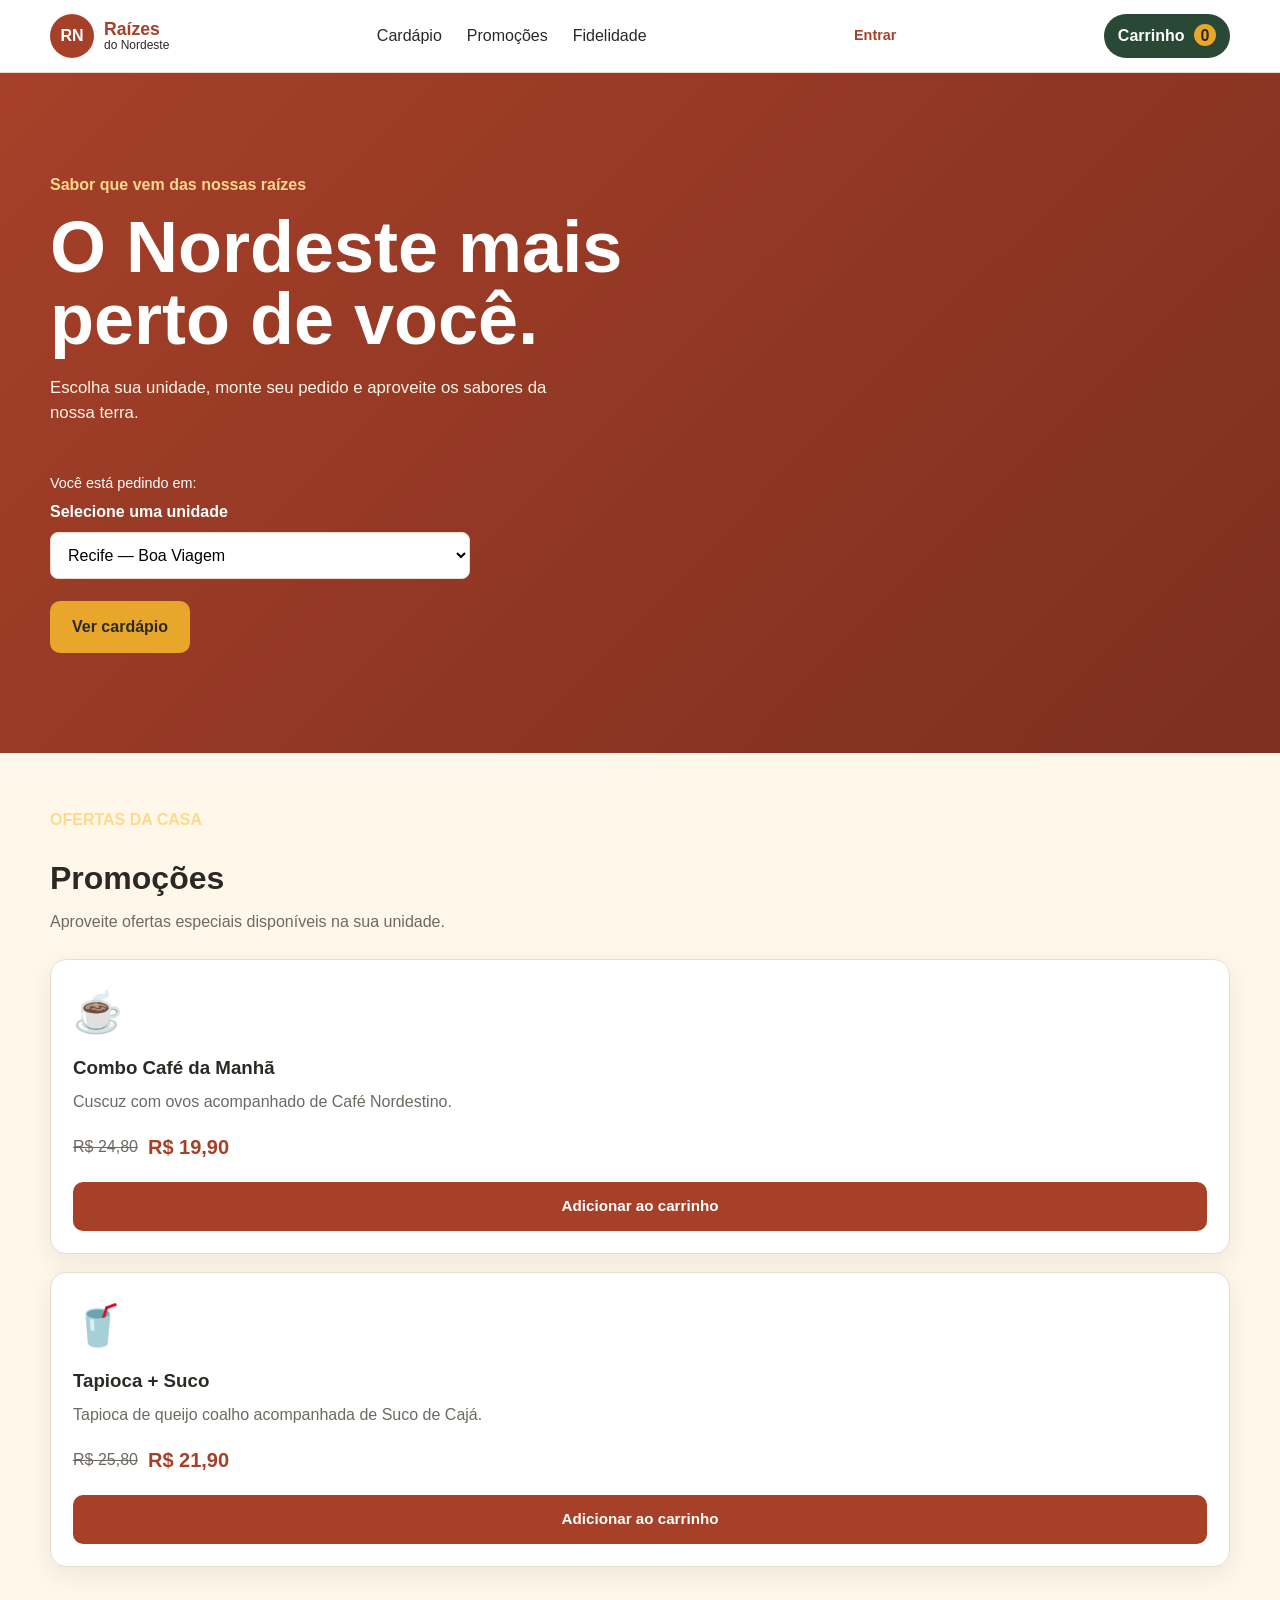
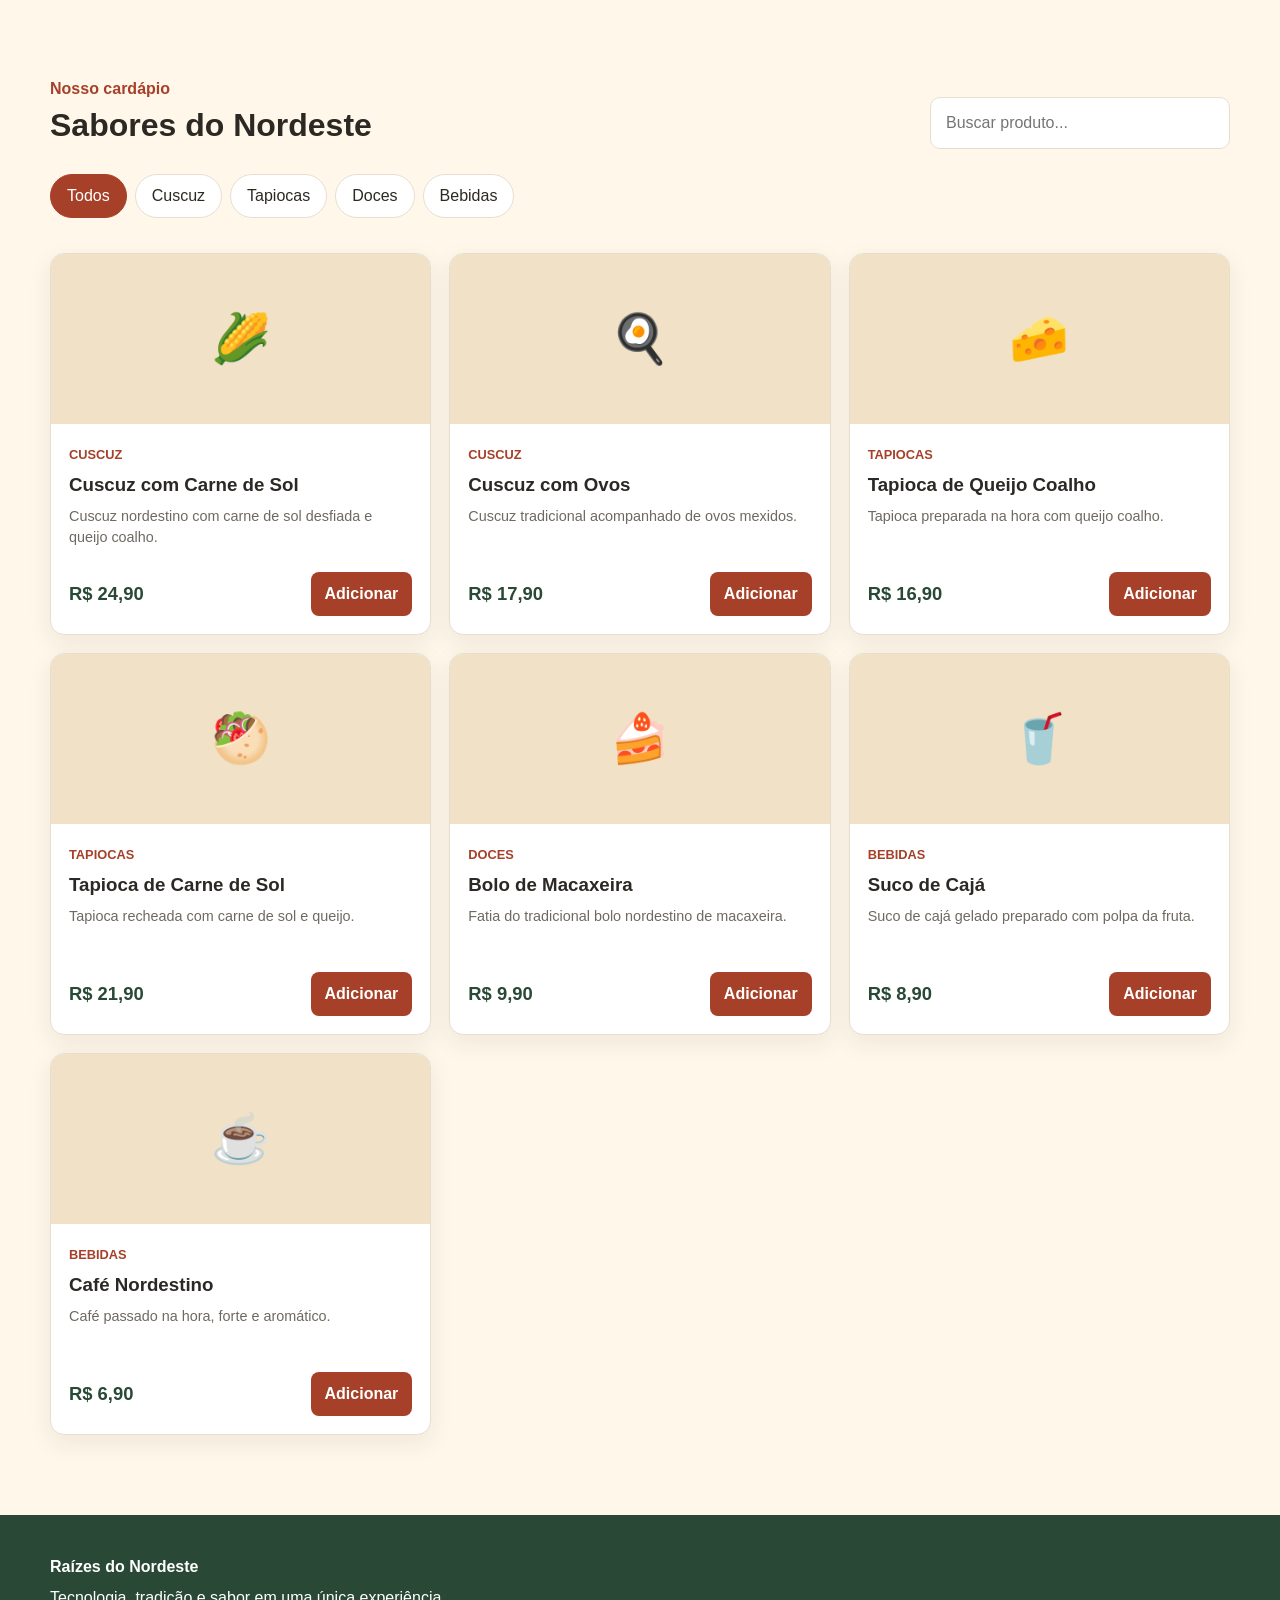
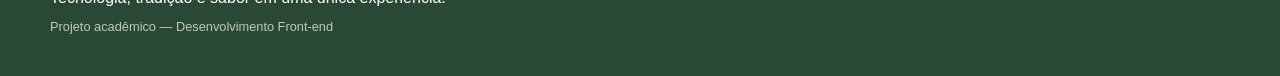
<file: index.html>
<!DOCTYPE html>
<html lang="pt-BR">

<head>
    <meta charset="UTF-8">

    <meta
        name="viewport"
        content="width=device-width, initial-scale=1.0"
    >

    <title>Raízes do Nordeste</title>

    <link rel="stylesheet" href="css/style.css">
</head>

<body>

    <header class="cabecalho">
        <div class="container">
            <a href="index.html" class="logo">
                <span class="logo-simbolo">RN</span>

                <div>
                    <strong>Raízes</strong>
                    <span>do Nordeste</span>
                </div>
            </a>

            <nav class="menu" id="menu-principal">
                <a href="#cardapio">Cardápio</a>
                <a href="#promocoes">Promoções</a>
                <a href="pages/fidelidade.html">Fidelidade</a>
            </nav>

            <a
            href="pages/login.html"
            id="link-conta"
            class="link-conta"
>
    Entrar
</a>

<button
            class="botao-menu-mobile"
            id="botao-menu-mobile"
            type="button"
            aria-label="Abrir menu"
            aria-expanded="false"
            aria-controls="menu-principal"
>
    ☰
</button>

            <button
                class="botao-carrinho"
                id="abrir-carrinho"
                type="button"
            >
            Carrinho
            <span id="quantidade-carrinho">0</span>
        </button>

        </div>
    </header>


    <main>

        <section class="hero">
            <div class="container hero-conteudo">

                <div class="hero-texto">
                    <span class="destaque">Sabor que vem das nossas raízes</span>

                    <h1>
                        O Nordeste mais perto de você.
                    </h1>

                    <p>
                        Escolha sua unidade, monte seu pedido e aproveite
                        os sabores da nossa terra.
                    </p>

                    <section class="unidade">
            <div class="container">

                <p>Você está pedindo em:</p>

                <label for="seletor-unidade">
                    Selecione uma unidade
                </label>

                <select id="seletor-unidade">
                    <option value="boa-viagem">
                        Recife — Boa Viagem
                    </option>

                    <option value="olinda">
                        Olinda — Centro
                    </option>

                    <option value="salvador">
                        Salvador — Barra
                    </option>
                </select>

            </div>

        </section>

                    <a href="#cardapio" class="botao-principal">
                        Ver cardápio
                    </a>
                </div>

            </div>
        </section>

        <!-- PROMOÇÕES -->

<section
    id="promocoes"
    class="promocoes"
>

    <div class="container">

        <div class="secao-cabecalho">

            <span class="destaque">
                OFERTAS DA CASA
            </span>

            <h2>
                Promoções
            </h2>

            <p>
                Aproveite ofertas especiais
                disponíveis na sua unidade.
            </p>

        </div>


        <div
            id="lista-promocoes"
            class="lista-promocoes"
        >
            <!-- Promoções inseridas pelo JavaScript -->
        </div>

    </div>

</section>

        <section id="cardapio" class="cardapio">
            <div class="container">

                <div class="titulo-secao">
                    <div>
                        <span>Nosso cardápio</span>
                        <h2>Sabores do Nordeste</h2>
                    </div>

                    <input
                        type="search"
                        id="busca-produto"
                        placeholder="Buscar produto..."
                    >
                </div>


                <div class="categorias">
                    <button
                        class="categoria ativa"
                        data-categoria="Todos"
                        type="button"
                    >
                        Todos
                    </button>

                    <button
                        class="categoria"
                        data-categoria="Cuscuz"
                        type="button"
                    >
                        Cuscuz
                    </button>

                    <button
                        class="categoria"
                        data-categoria="Tapiocas"
                        type="button"
                    >
                        Tapiocas
                    </button>

                    <button
                        class="categoria"
                        data-categoria="Doces"
                        type="button"
                    >
                        Doces
                    </button>

                    <button
                        class="categoria"
                        data-categoria="Bebidas"
                        type="button"
                    >
                        Bebidas
                    </button>
                </div>


                <div id="lista-produtos" class="lista-produtos">
                    <!-- JavaScript adicionará os produtos aqui -->
                </div>

            </div>
        </section>

    </main>

        <!-- FUNDO ESCURO DO CARRINHO -->
<div
    id="carrinho-overlay"
    class="carrinho-overlay"
></div>

<!-- PAINEL DO CARRINHO -->

<aside
    id="painel-carrinho"
    class="painel-carrinho"
    aria-label="Carrinho de compras"
>

    <div class="carrinho-cabecalho">

        <div>
            <span class="carrinho-subtitulo">
                Seu pedido
            </span>

            <h2>Meu carrinho</h2>
        </div>

        <button
            id="fechar-carrinho"
            class="fechar-carrinho"
            type="button"
            aria-label="Fechar carrinho"
        >
            ×
        </button>

    </div>


    <div
        id="itens-carrinho"
        class="itens-carrinho"
    >
        <!-- JavaScript -->
    </div>


    <div class="carrinho-resumo">

        <div class="linha-resumo">
            <span>Subtotal</span>

            <strong id="subtotal-carrinho">
                R$ 0,00
            </strong>
        </div>

        <p class="aviso-retirada">
            Pedido para retirada na unidade selecionada.
        </p>

        <button
            id="finalizar-pedido"
            class="finalizar-pedido"
            type="button"
        >
            Continuar para checkout
        </button>

    </div>

</aside>

    <footer>
        <div class="container">
            <strong>Raízes do Nordeste</strong>

            <p>
                Tecnologia, tradição e sabor em uma única experiência.
            </p>

            <p class="copyright">
                Projeto acadêmico — Desenvolvimento Front-end
            </p>
        </div>
    </footer>


    <script src="js/produtos.js"></script>
    <script src="js/promocoes.js"></script>
    <script src="js/app.js"></script>

</body>

</html>
</file>
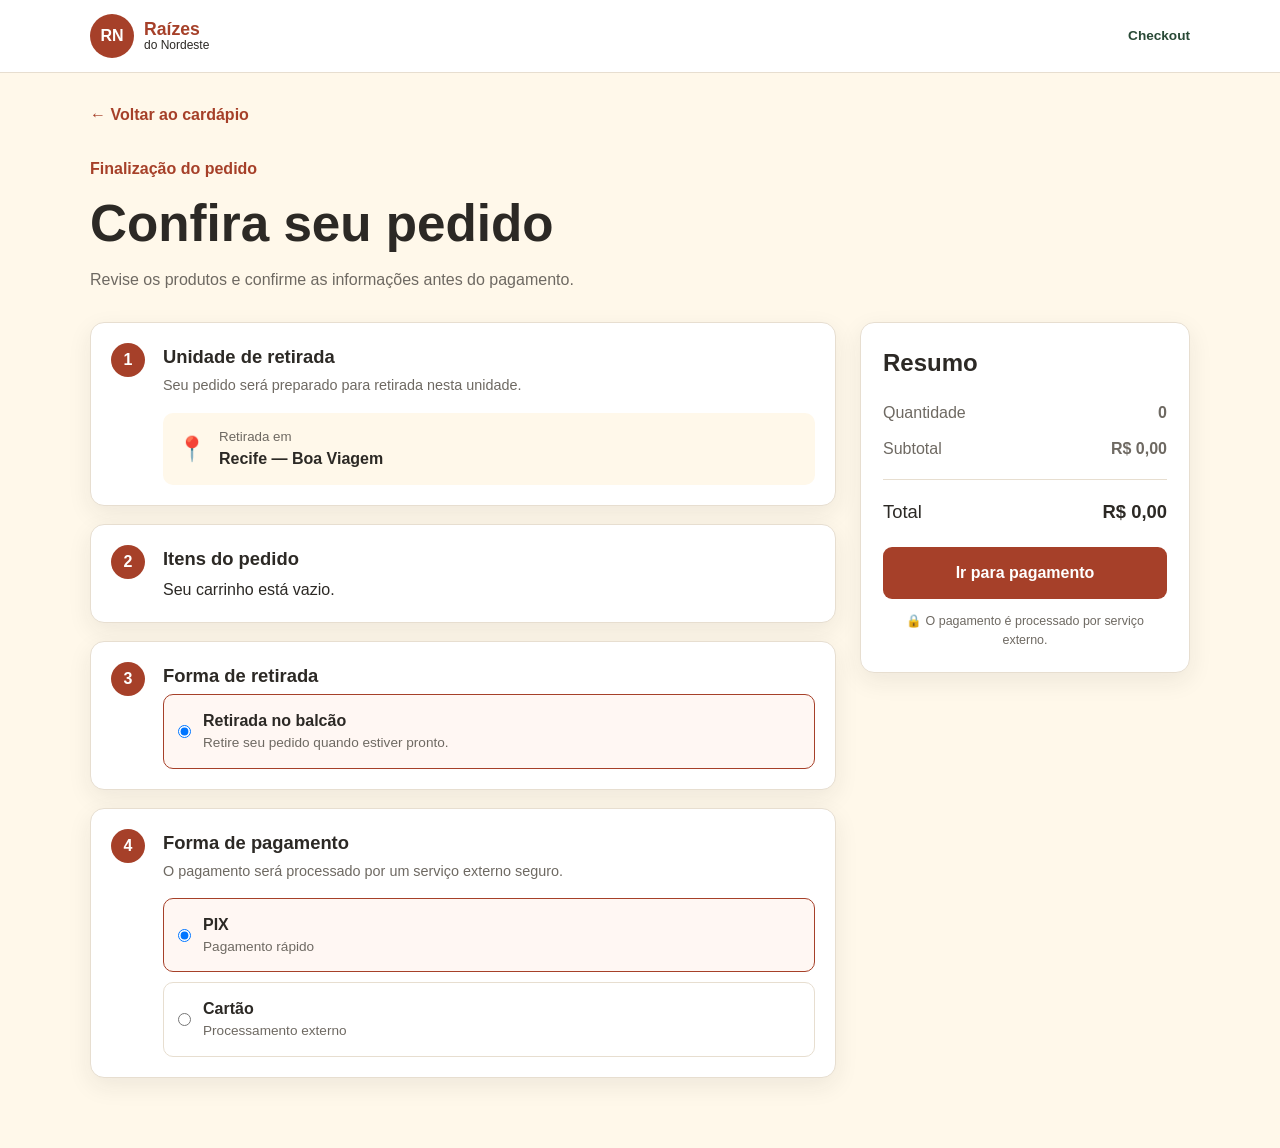
<file: pages/checkout.html>
<!DOCTYPE html>
<html lang="pt-BR">

<head>
    <meta charset="UTF-8">

    <meta
        name="viewport"
        content="width=device-width, initial-scale=1.0"
    >

    <title>Checkout | Raízes do Nordeste</title>

    <link
        rel="stylesheet"
        href="../css/checkout.css"
    >
</head>

<body>

    <header class="cabecalho">

        <div class="container">

            <a href="../index.html" class="logo">

                <span class="logo-simbolo">
                    RN
                </span>

                <div>
                    <strong>Raízes</strong>
                    <span>do Nordeste</span>
                </div>

            </a>


            <span class="checkout-seguro">
                Checkout
            </span>

        </div>

    </header>


    <main class="container checkout">

        <a
            href="../index.html"
            class="voltar"
        >
            ← Voltar ao cardápio
        </a>


        <div class="titulo-checkout">

            <span>Finalização do pedido</span>

            <h1>Confira seu pedido</h1>

            <p>
                Revise os produtos e confirme
                as informações antes do pagamento.
            </p>

        </div>


        <div class="checkout-grid">

            <!-- COLUNA PRINCIPAL -->

            <section class="checkout-principal">


                <!-- UNIDADE -->

                <article class="bloco">

                    <div class="numero-etapa">
                        1
                    </div>

                    <div class="bloco-conteudo">

                        <h2>Unidade de retirada</h2>

                        <p>
                            Seu pedido será preparado
                            para retirada nesta unidade.
                        </p>

                        <div class="unidade-selecionada">

                            <span class="icone">
                                📍
                            </span>

                            <div>
                                <small>
                                    Retirada em
                                </small>

                                <strong id="nome-unidade">
                                    Carregando...
                                </strong>
                            </div>

                        </div>

                    </div>

                </article>


                <!-- ITENS -->

                <article class="bloco">

                    <div class="numero-etapa">
                        2
                    </div>

                    <div class="bloco-conteudo">

                        <h2>Itens do pedido</h2>

                        <div id="checkout-itens">
                            <!-- JavaScript -->
                        </div>

                    </div>

                </article>


                <!-- RETIRADA -->

                <article class="bloco">

                    <div class="numero-etapa">
                        3
                    </div>

                    <div class="bloco-conteudo">

                        <h2>Forma de retirada</h2>

                        <label class="opcao selecionada">

                            <input
                                type="radio"
                                name="retirada"
                                value="balcao"
                                checked
                            >

                            <div>
                                <strong>
                                    Retirada no balcão
                                </strong>

                                <span>
                                    Retire seu pedido quando
                                    estiver pronto.
                                </span>
                            </div>

                        </label>

                    </div>

                </article>


                <!-- PAGAMENTO -->

                <article class="bloco">

                    <div class="numero-etapa">
                        4
                    </div>

                    <div class="bloco-conteudo">

                        <h2>Forma de pagamento</h2>

                        <p class="texto-apoio">
                            O pagamento será processado
                            por um serviço externo seguro.
                        </p>


                        <div class="formas-pagamento">

                            <label class="opcao">

                                <input
                                    type="radio"
                                    name="pagamento"
                                    value="pix"
                                    checked
                                >

                                <div>
                                    <strong>PIX</strong>

                                    <span>
                                        Pagamento rápido
                                    </span>
                                </div>

                            </label>


                            <label class="opcao">

                                <input
                                    type="radio"
                                    name="pagamento"
                                    value="cartao"
                                >

                                <div>
                                    <strong>
                                        Cartão
                                    </strong>

                                    <span>
                                        Processamento externo
                                    </span>
                                </div>

                            </label>

                        </div>

                    </div>

                </article>

            </section>


            <!-- RESUMO -->

            <aside class="resumo-pedido">

                <h2>Resumo</h2>

                <div class="linha">
                    <span>Quantidade</span>

                    <strong id="quantidade-checkout">
                        0
                    </strong>
                </div>


                <div class="linha">
                    <span>Subtotal</span>

                    <strong id="subtotal-checkout">
                        R$ 0,00
                    </strong>
                </div>


                <div class="linha total">
                    <span>Total</span>

                    <strong id="total-checkout">
                        R$ 0,00
                    </strong>
                </div>


                <button
                    id="confirmar-pagamento"
                    class="confirmar-pagamento"
                    type="button"
                >
                    Ir para pagamento
                </button>


                <p class="seguranca">
                    🔒 O pagamento é processado
                    por serviço externo.
                </p>

            </aside>

        </div>

    </main>


    <script src="../js/checkout.js"></script>

</body>

</html>
</file>
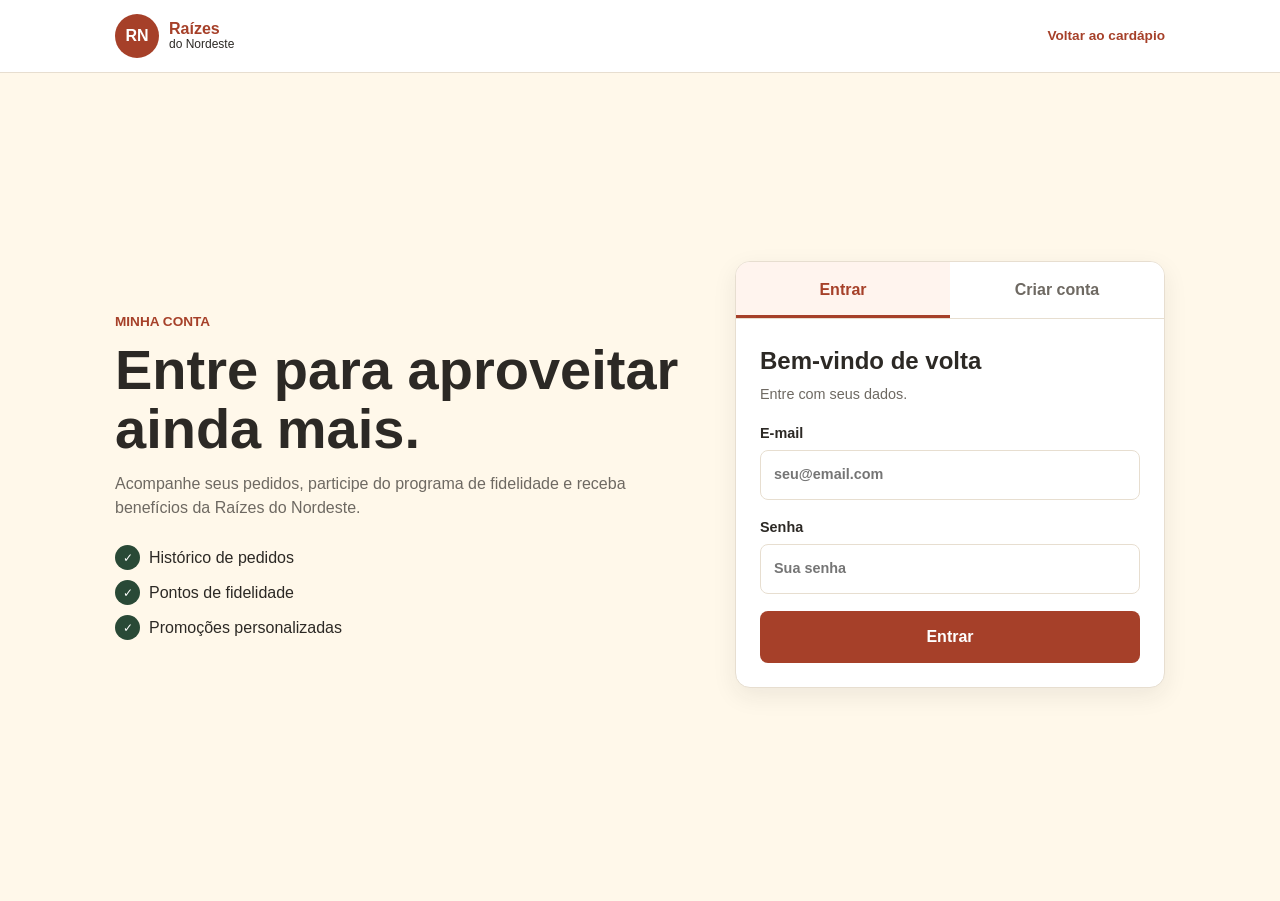
<file: pages/fidelidade.html>
<!DOCTYPE html>
<html lang="pt-BR">

<head>
    <meta charset="UTF-8">

    <meta
        name="viewport"
        content="width=device-width, initial-scale=1.0"
    >

    <title>
        Raízes Fidelidade
    </title>

    <link
        rel="stylesheet"
        href="../css/fidelidade.css"
    >
</head>

<body>

    <header class="cabecalho">

        <div class="container cabecalho-conteudo">

            <a
                href="../index.html"
                class="logo"
            >
                <span class="logo-marca">
                    RN
                </span>

                <span>
                    Raízes do Nordeste
                </span>
            </a>

            <a
                href="perfil.html"
                class="voltar"
            >
                ← Minha conta
            </a>

        </div>

    </header>


    <main class="container">

        <section class="introducao">

            <span class="destaque">
                RAÍZES FIDELIDADE
            </span>

            <h1>
                Troque seus pontos por recompensas
            </h1>

            <p>
                Quanto mais você aproveita os
                sabores das nossas raízes,
                mais benefícios conquista.
            </p>

        </section>


        <section class="saldo">

            <span>
                Seu saldo
            </span>

            <strong id="saldo-pontos">
                0 pontos
            </strong>

            <p>
                A cada R$ 1,00 em compras
                aprovadas, você recebe 1 ponto.
            </p>

        </section>

        <div
            id="mensagem-resgate"
            class="mensagem-resgate"
            role="status"
            aria-live="polite"
        ></div>

        <section class="recompensas">

            <h2>
                Recompensas disponíveis
            </h2>


            <div class="lista-recompensas">

                <article class="recompensa-card">

                    <div class="recompensa-icone">
                        ☕
                    </div>

                    <div class="recompensa-conteudo">

                        <h3>
                            Café Nordestino
                        </h3>

                        <p>
                            Um café passado na hora
                            para aproveitar na sua
                            próxima visita.
                        </p>

                        <strong>
                            50 pontos
                        </strong>

                    </div>

                    <button
                        class="botao-resgatar"
                        data-pontos="50"
                        disabled
                    >
                        Resgatar
                    </button>

                </article>


                <article class="recompensa-card">

                    <div class="recompensa-icone">
                        🥤
                    </div>

                    <div class="recompensa-conteudo">

                        <h3>
                            Suco de Cajá
                        </h3>

                        <p>
                            Um suco regional para
                            acompanhar seu pedido.
                        </p>

                        <strong>
                            100 pontos
                        </strong>

                    </div>

                    <button
                        class="botao-resgatar"
                        data-pontos="100"
                        disabled
                    >
                        Resgatar
                    </button>

                </article>


                <article class="recompensa-card">

                    <div class="recompensa-icone">
                        🧀
                    </div>

                    <div class="recompensa-conteudo">

                        <h3>
                            Tapioca de Queijo Coalho
                        </h3>

                        <p>
                            Uma tapioca preparada
                            na hora com queijo coalho.
                        </p>

                        <strong>
                            200 pontos
                        </strong>

                    </div>

                    <button
                        class="botao-resgatar"
                        data-pontos="200"
                        disabled
                    >
                        Resgatar
                    </button>

                </article>

            </div>

        </section>

    </main>


    <script src="../js/fidelidade.js"></script>

</body>

</html>
</file>
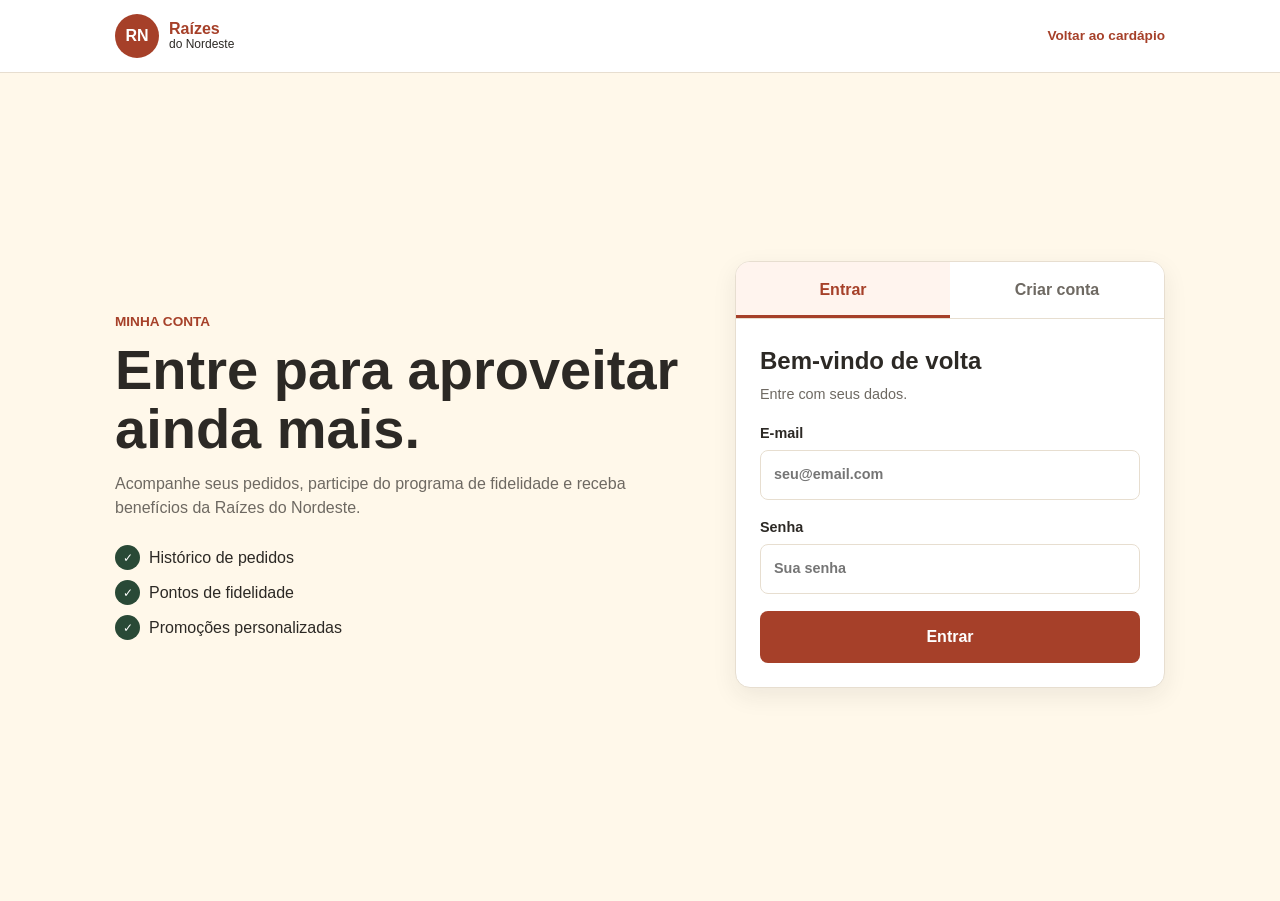
<file: pages/login.html>
<!DOCTYPE html>
<html lang="pt-BR">

<head>
    <meta charset="UTF-8">

    <meta
        name="viewport"
        content="width=device-width, initial-scale=1.0"
    >

    <title>Minha conta | Raízes do Nordeste</title>

    <link
        rel="stylesheet"
        href="../css/login.css"
    >
</head>

<body>

    <header class="cabecalho">

        <div class="container">

            <a href="../index.html" class="logo">

                <span class="logo-simbolo">
                    RN
                </span>

                <div>
                    <strong>Raízes</strong>
                    <span>do Nordeste</span>
                </div>

            </a>

            <a
                href="../index.html"
                class="voltar"
            >
                Voltar ao cardápio
            </a>

        </div>

    </header>


    <main class="container pagina-conta">

        <section class="apresentacao">

            <span>MINHA CONTA</span>

            <h1>
                Entre para aproveitar ainda mais.
            </h1>

            <p>
                Acompanhe seus pedidos, participe
                do programa de fidelidade e receba
                benefícios da Raízes do Nordeste.
            </p>

            <div class="beneficios">

                <div>
                    <span>✓</span>
                    Histórico de pedidos
                </div>

                <div>
                    <span>✓</span>
                    Pontos de fidelidade
                </div>

                <div>
                    <span>✓</span>
                    Promoções personalizadas
                </div>

            </div>

        </section>


        <section class="conta-card">

            <div class="abas">

                <button
                    id="aba-login"
                    class="aba ativa"
                    type="button"
                >
                    Entrar
                </button>

                <button
                    id="aba-cadastro"
                    class="aba"
                    type="button"
                >
                    Criar conta
                </button>

            </div>


            <!-- LOGIN -->

            <form
                id="form-login"
                class="formulario"
            >

                <h2>Bem-vindo de volta</h2>

                <p>
                    Entre com seus dados.
                </p>


                <label>
                    E-mail

                    <input
                        id="login-email"
                        type="email"
                        required
                        placeholder="seu@email.com"
                    >
                </label>


                <label>
                    Senha

                    <input
                        id="login-senha"
                        type="password"
                        required
                        placeholder="Sua senha"
                    >
                </label>


                <button
                    class="botao-principal"
                    type="submit"
                >
                    Entrar
                </button>


                <div
                    id="mensagem-login"
                    class="mensagem"
                    aria-live="polite"
                ></div>

            </form>


            <!-- CADASTRO -->

            <form
                id="form-cadastro"
                class="formulario escondido"
            >

                <h2>Crie sua conta</h2>

                <p>
                    É rápido e você já poderá
                    participar do programa de fidelidade.
                </p>


                <label>
                    Nome completo

                    <input
                        id="cadastro-nome"
                        type="text"
                        required
                        placeholder="Seu nome"
                    >
                </label>


                <label>
                    E-mail

                    <input
                        id="cadastro-email"
                        type="email"
                        required
                        placeholder="seu@email.com"
                    >
                </label>


                <label>
                    Senha

                    <input
                        id="cadastro-senha"
                        type="password"
                        required
                        minlength="6"
                        placeholder="Mínimo de 6 caracteres"
                    >
                </label>


                <div class="lgpd-box">

                    <label class="consentimento">

                        <input
                            id="aceite-lgpd"
                            type="checkbox"
                            required
                        >

                        <span>
                            Li e concordo com o tratamento
                            dos meus dados para criação da
                            conta e execução dos serviços.
                        </span>

                    </label>


                    <p>
                        Seus dados serão utilizados
                        apenas para as finalidades
                        informadas e poderão ser
                        gerenciados posteriormente
                        nas preferências de privacidade.
                    </p>

                </div>


                <label class="consentimento opcional">

                    <input
                        id="aceite-marketing"
                        type="checkbox"
                    >

                    <span>
                        Quero receber promoções e
                        novidades da Raízes do Nordeste.
                        (Opcional)
                    </span>

                </label>


                <button
                    class="botao-principal"
                    type="submit"
                >
                    Criar minha conta
                </button>


                <div
                    id="mensagem-cadastro"
                    class="mensagem"
                    aria-live="polite"
                ></div>

            </form>

        </section>

    </main>


    <script src="../js/login.js"></script>

</body>

</html>
</file>
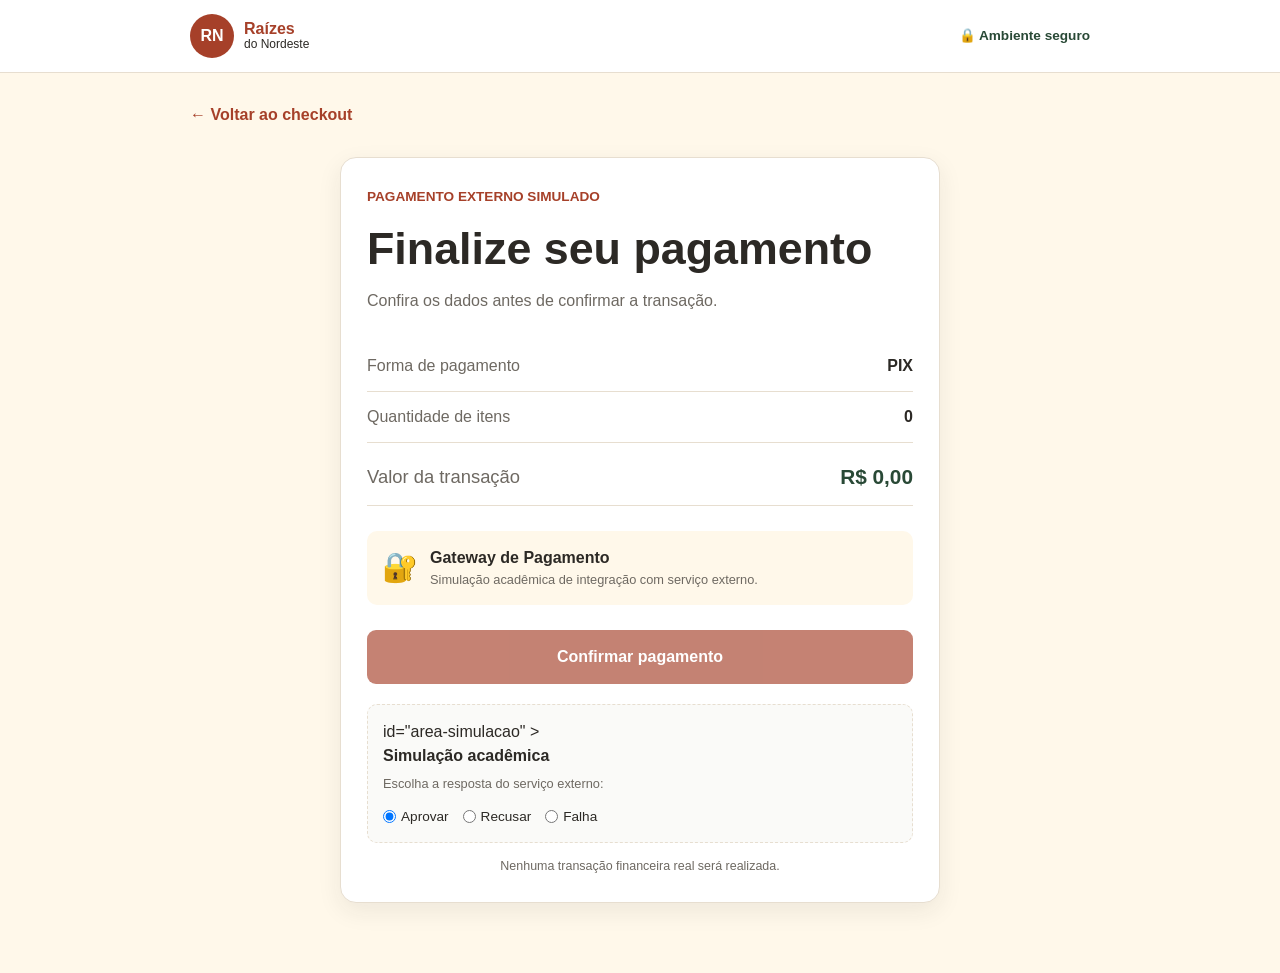
<file: pages/pagamento.html>
<!DOCTYPE html>
<html lang="pt-BR">

<head>
    <meta charset="UTF-8">
    <meta
        name="viewport"
        content="width=device-width, initial-scale=1.0"
    >

    <title>Pagamento | Raízes do Nordeste</title>

    <link
        rel="stylesheet"
        href="../css/pagamento.css"
    >
</head>

<body>

    <header class="cabecalho">
        <div class="container">

            <a href="../index.html" class="logo">
                <span class="logo-simbolo">RN</span>

                <div>
                    <strong>Raízes</strong>
                    <span>do Nordeste</span>
                </div>
            </a>

            <span class="ambiente-seguro">
                🔒 Ambiente seguro
            </span>

        </div>
    </header>


    <main class="container pagamento">

        <a
            href="checkout.html"
            class="voltar"
        >
            ← Voltar ao checkout
        </a>


        <section class="pagamento-card">

            <div class="pagamento-topo">
                <span>Pagamento externo simulado</span>

                <h1>Finalize seu pagamento</h1>

                <p>
                    Confira os dados antes de confirmar
                    a transação.
                </p>
            </div>


            <div class="dados-pagamento">

                <div class="linha">
                    <span>Forma de pagamento</span>

                    <strong id="forma-pagamento">
                        Carregando...
                    </strong>
                </div>


                <div class="linha">
                    <span>Quantidade de itens</span>

                    <strong id="quantidade-pagamento">
                        0
                    </strong>
                </div>


                <div class="linha total">
                    <span>Valor da transação</span>

                    <strong id="valor-pagamento">
                        R$ 0,00
                    </strong>
                </div>

            </div>


            <div class="provedor">

                <span class="provedor-icone">
                    🔐
                </span>

                <div>
                    <strong>
                        Gateway de Pagamento
                    </strong>

                    <p>
                        Simulação acadêmica de integração
                        com serviço externo.
                    </p>
                </div>

            </div>


            <button
                id="processar-pagamento"
                class="processar-pagamento"
                type="button"
            >
                Confirmar pagamento
            </button>

            <!-- RESULTADO DA INTEGRAÇÃO -->

            <div
                id="status-pagamento"
                class="status-pagamento"
                aria-live="polite"
            ></div>


            <!-- CONTROLES DA SIMULAÇÃO -->

            <div class="simulacao">
                 id="area-simulacao"                  
                 
            >   

                <p>
                <strong>Simulação acadêmica</strong>
                </p>

                <span>
                    Escolha a resposta do serviço externo:
                 </span>

                <div class="simulacao-opcoes">

                    <label>
                        <input
                            type="radio"
                            name="resultado-simulacao"
                            value="aprovado"
                            checked
                        >
                        Aprovar
                </label>

                <label>
                    <input
                        type="radio"
                        name="resultado-simulacao"
                        value="recusado"
                    >
                    Recusar
                </label>

                <label>
                    <input
                        type="radio"
                        name="resultado-simulacao"
                        value="erro"
                    >
                    Falha
                </label>

    </div>

            </div>


            <p class="observacao">
                Nenhuma transação financeira real
                será realizada.
            </p>

        </section>

    </main>


    <script src="../js/pagamento.js"></script>

</body>

</html>
</file>
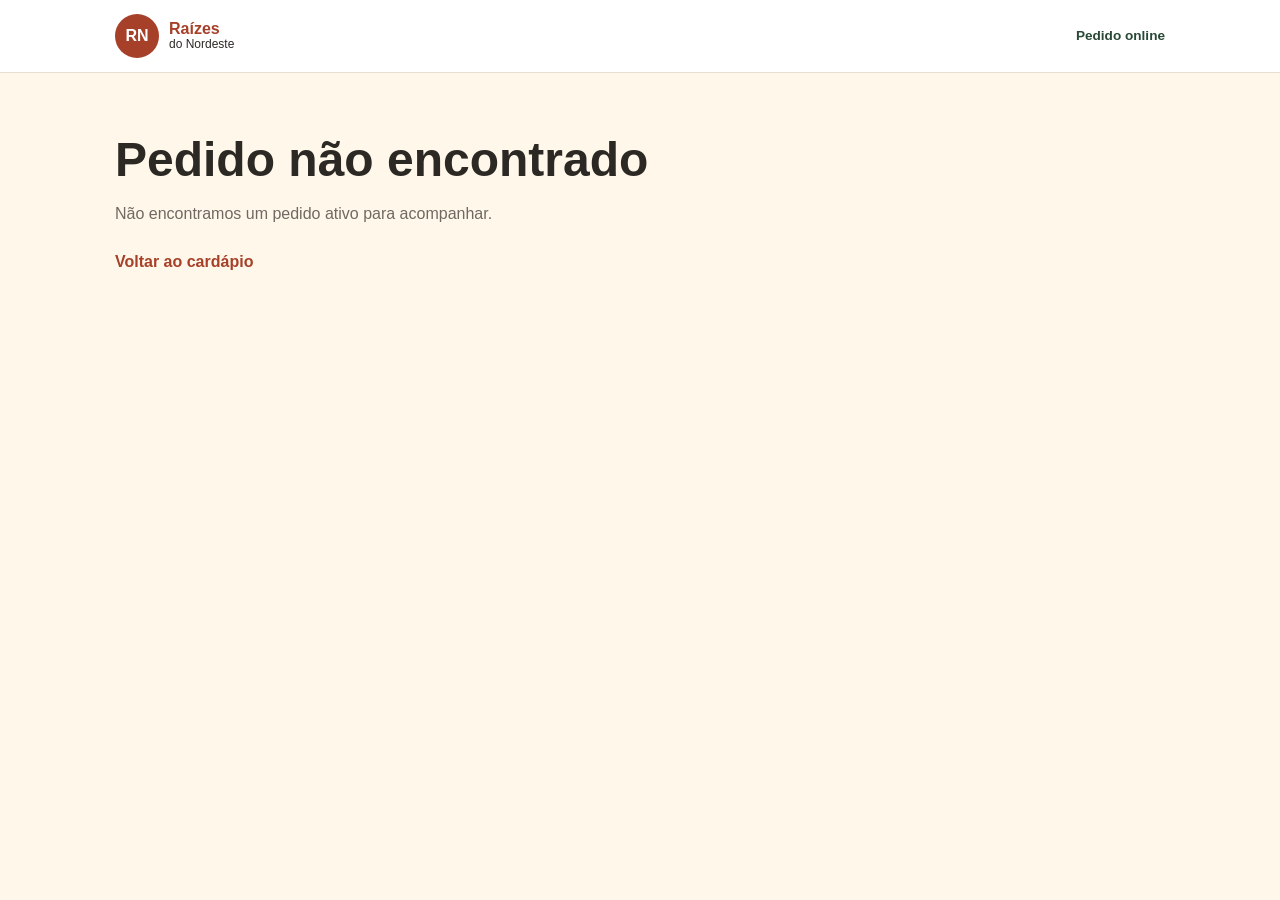
<file: pages/pedido.html>
<!DOCTYPE html>
<html lang="pt-BR">

<head>
    <meta charset="UTF-8">

    <meta
        name="viewport"
        content="width=device-width, initial-scale=1.0"
    >

    <title>Acompanhar pedido | Raízes do Nordeste</title>

    <link
        rel="stylesheet"
        href="../css/pedido.css"
    >
</head>

<body>

    <header class="cabecalho">

        <div class="container">

            <a href="../index.html" class="logo">

                <span class="logo-simbolo">
                    RN
                </span>

                <div>
                    <strong>Raízes</strong>
                    <span>do Nordeste</span>
                </div>

            </a>

            <span class="pedido-online">
                Pedido online
            </span>

        </div>

    </header>


    <main class="container pagina-pedido">

        <section class="pedido-topo">

            <span class="sucesso">
                ✓ PAGAMENTO APROVADO
            </span>

            <h1>Estamos preparando seu pedido!</h1>

            <p>
                Acompanhe abaixo o andamento
                da sua retirada.
            </p>

        </section>


        <div class="pedido-grid">

            <!-- ACOMPANHAMENTO -->

            <section class="acompanhamento-card">

                <div class="pedido-identificacao">

                    <div>
                        <span>Pedido</span>

                        <strong id="numero-pedido">
                            #------
                        </strong>
                    </div>

                    <span
                        id="status-atual"
                        class="status-atual"
                    >
                        Pedido recebido
                    </span>

                </div>


                <div class="linha-progresso">

                    <!-- ETAPA 1 -->

                    <div
                        class="etapa ativa"
                        id="etapa-recebido"
                    >

                        <div class="etapa-marcador">
                            ✓
                        </div>

                        <div>
                            <strong>
                                Pedido recebido
                            </strong>

                            <span>
                                Pagamento confirmado
                            </span>
                        </div>

                    </div>


                    <!-- ETAPA 2 -->

                    <div
                        class="etapa"
                        id="etapa-preparacao"
                    >

                        <div class="etapa-marcador">
                            2
                        </div>

                        <div>
                            <strong>
                                Em preparação
                            </strong>

                            <span>
                                A cozinha está preparando
                                seu pedido
                            </span>
                        </div>

                    </div>


                    <!-- ETAPA 3 -->

                    <div
                        class="etapa"
                        id="etapa-pronto"
                    >

                        <div class="etapa-marcador">
                            3
                        </div>

                        <div>
                            <strong>
                                Pronto para retirada
                            </strong>

                            <span>
                                Dirija-se ao balcão
                            </span>
                        </div>

                    </div>

                </div>


                <!-- SIMULAÇÃO -->

                <div class="controle-simulacao">

                    <span>
                        Simulação acadêmica
                    </span>

                    <p>
                        Atualize o status para demonstrar
                        o acompanhamento do pedido.
                    </p>

                    <button
                        id="avancar-status"
                        type="button"
                    >
                        Avançar status
                    </button>

                </div>

            </section>


            <!-- RESUMO -->

            <aside class="resumo-card">

                <h2>Resumo do pedido</h2>


                <div class="informacao">

                    <span>Unidade</span>

                    <strong id="unidade-pedido">
                        Carregando...
                    </strong>

                </div>


                <div class="informacao">

                    <span>Pagamento</span>

                    <strong id="pagamento-pedido">
                        Carregando...
                    </strong>

                </div>


                <div class="informacao">

                    <span>Itens</span>

                    <strong id="quantidade-pedido">
                        0
                    </strong>

                </div>


                <div class="informacao total">

                    <span>Total</span>

                    <strong id="total-pedido">
                        R$ 0,00
                    </strong>

                </div>


                <div
                    id="lista-itens-pedido"
                    class="lista-itens-pedido"
                >
                </div>

            </aside>

        </div>


        <div class="acoes-pedido">

            <a
                href="../index.html"
                class="voltar-inicio"
            >
                Voltar ao início
            </a>

        </div>

    </main>


    <script src="../js/pedido.js"></script>

</body>

</html>
</file>
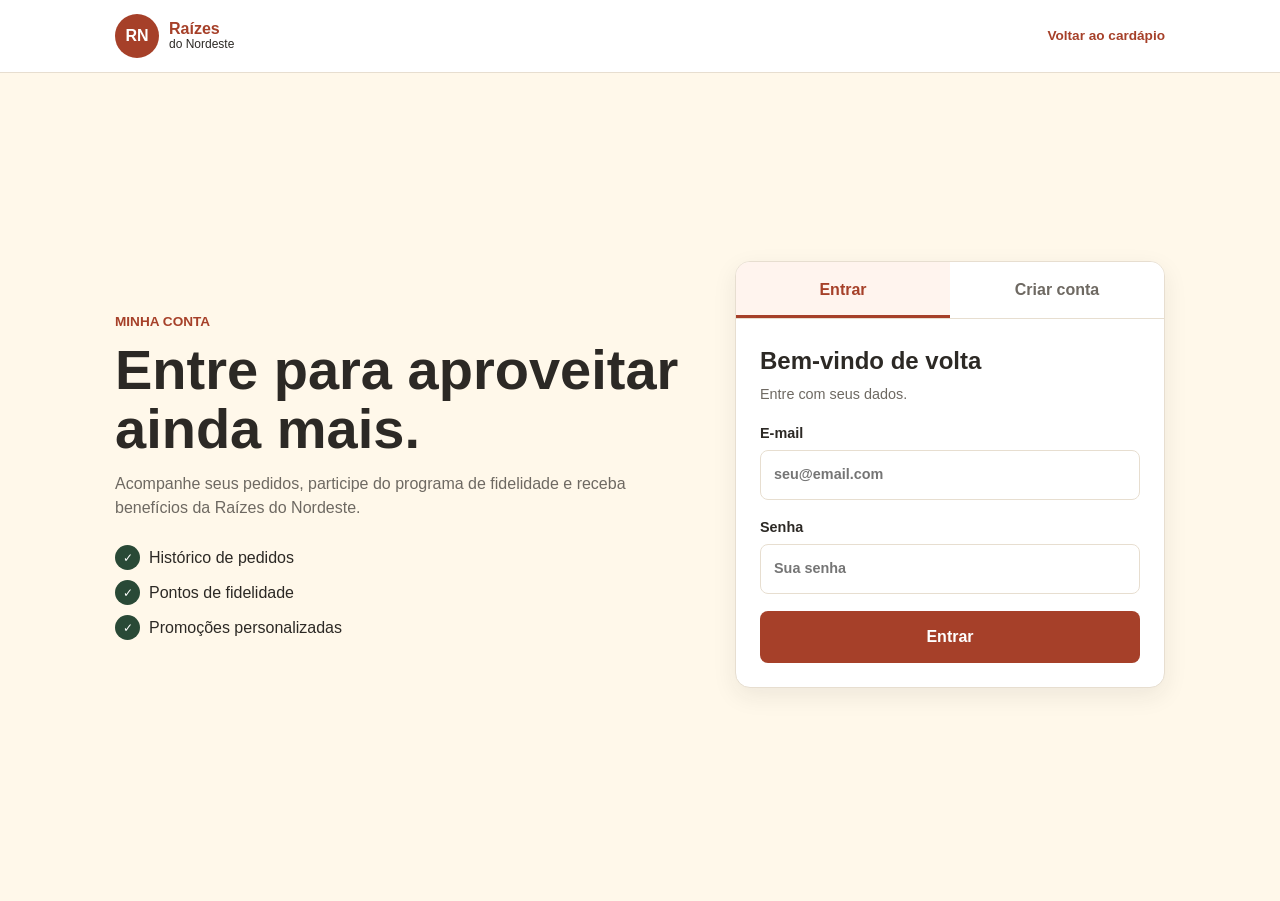
<file: pages/perfil.html>
<!DOCTYPE html>
<html lang="pt-BR">

<head>
    <meta charset="UTF-8">

    <meta
        name="viewport"
        content="width=device-width, initial-scale=1.0"
    >

    <title>Minha conta | Raízes do Nordeste</title>

    <link
        rel="stylesheet"
        href="../css/perfil.css"
    >
</head>

<body>

    <header class="cabecalho">

        <div class="container">

            <a href="../index.html" class="logo">

                <span class="logo-simbolo">
                    RN
                </span>

                <div>
                    <strong>Raízes</strong>
                    <span>do Nordeste</span>
                </div>

            </a>

            <a
                href="../index.html"
                class="voltar"
            >
                ← Voltar ao cardápio
            </a>

        </div>

    </header>


    <main class="container pagina-perfil">

        <section class="perfil-topo">

            <span>MINHA CONTA</span>

            <h1 id="saudacao-cliente">
                Olá!
            </h1>

            <p>
                Gerencie seus dados, benefícios
                e preferências de privacidade.
            </p>

        </section>


        <div class="perfil-grid">

            <!-- DADOS PESSOAIS -->

            <section class="card">

                <div class="card-titulo">

                    <span class="icone-card">
                        👤
                    </span>

                    <div>
                        <h2>Dados pessoais</h2>

                        <p>
                            Informações da sua conta.
                        </p>
                    </div>

                </div>


                <div class="informacao">

                    <span>Nome</span>

                    <strong id="perfil-nome">
                        Carregando...
                    </strong>

                </div>


                <div class="informacao">

                    <span>E-mail</span>

                    <strong id="perfil-email">
                        Carregando...
                    </strong>

                </div>

            </section>


            <!-- FIDELIDADE -->

            <section class="card fidelidade-card">

                <div class="card-titulo">

                    <span class="icone-card">
                        ⭐
                    </span>

                    <div>
                        <h2>Raízes Fidelidade</h2>

                        <p>
                            Seus benefícios em um só lugar.
                        </p>
                    </div>

                </div>


                <div class="saldo-pontos">

                    <span>Seu saldo</span>

                    <strong id="perfil-pontos">
                        0 pontos
                    </strong>

                </div>


                <p class="texto-apoio">
                    Acumule pontos em seus pedidos
                    e troque por recompensas.
                </p>


                <button
                    id="ver-recompensas"
                    class="botao-secundario"
                    type="button"
                >
                    Ver recompensas
                </button>

            </section>


            <!-- PRIVACIDADE -->

            <section class="card privacidade-card">

                <div class="card-titulo">

                    <span class="icone-card">
                        🔒
                    </span>

                    <div>
                        <h2>Privacidade e LGPD</h2>

                        <p>
                            Controle suas preferências.
                        </p>
                    </div>

                </div>


                <div class="consentimento-info">

                    <div>
                        <strong>
                            Dados necessários para a conta
                        </strong>

                        <p>
                            Utilizados para cadastro,
                            pedidos e execução dos serviços.
                        </p>
                    </div>

                    <span class="status-ativo">
                        Ativo
                    </span>

                </div>


                <label class="preferencia">

                    <div>
                        <strong>
                            Promoções e novidades
                        </strong>

                        <span>
                            Autorizo o uso dos meus dados
                            para comunicações promocionais.
                        </span>
                    </div>

                    <input
                        id="preferencia-marketing"
                        type="checkbox"
                    >

                </label>


                <div
                    id="mensagem-privacidade"
                    class="mensagem"
                    aria-live="polite"
                ></div>

            </section>


            <!-- SESSÃO -->

            <section class="card sessao-card">

                <div>

                    <h2>Sessão</h2>

                    <p>
                        Você está conectado à sua conta.
                    </p>

                </div>


                <button
                    id="sair-conta"
                    class="botao-sair"
                    type="button"
                >
                    Sair da conta
                </button>

            </section>

        </div>

    </main>


    <script src="../js/perfil.js"></script>

</body>

</html>
</file>
<file: css/style.css>
/* =========================
   CONFIGURAÇÕES GERAIS
========================= */

:root {
    --terracota: #A64029;
    --terracota-escuro: #7D2F20;
    --amarelo: #E8A62A;
    --verde: #294936;
    --creme: #FFF8EA;
    --branco: #FFFFFF;
    --texto: #2C2925;
    --texto-claro: #6E6962;
    --borda: #E7DED0;

    --sombra:
        0 8px 25px rgba(44, 41, 37, 0.08);
}


* {
    margin: 0;
    padding: 0;
    box-sizing: border-box;
}


html {
    scroll-behavior: smooth;
}


body {
    font-family:
        Arial,
        Helvetica,
        sans-serif;

    background-color: var(--creme);
    color: var(--texto);
    line-height: 1.5;
}


button,
input,
select {
    font: inherit;
}


button,
a {
    -webkit-tap-highlight-color: transparent;
}


a {
    color: inherit;
    text-decoration: none;
}


button {
    cursor: pointer;
}


.container {
    width: min(100% - 32px, 1180px);
    margin-inline: auto;
}


/* =========================
   CABEÇALHO
========================= */

.cabecalho {
    background-color: var(--branco);
    border-bottom: 1px solid var(--borda);

    position: sticky;
    top: 0;
    z-index: 10;
}


.cabecalho .container {
    min-height: 72px;

    display: flex;
    align-items: center;
    justify-content: space-between;

    gap: 16px;
}


.logo {
    display: flex;
    align-items: center;
    gap: 10px;
}


.logo-simbolo {
    width: 44px;
    height: 44px;

    display: grid;
    place-items: center;

    border-radius: 50%;

    background-color: var(--terracota);
    color: var(--branco);

    font-weight: 700;
}


.logo div {
    display: flex;
    flex-direction: column;
    line-height: 1.05;
}


.logo strong {
    color: var(--terracota);
    font-size: 1.1rem;
}


.logo div span {
    font-size: 0.75rem;
}


.menu {
    display: none;
}


.botao-carrinho {
    border: 0;
    border-radius: 999px;

    padding: 10px 14px;

    background-color: var(--verde);
    color: var(--branco);

    font-weight: 700;
}


#quantidade-carrinho {
    display: inline-grid;
    place-items: center;

    min-width: 22px;
    height: 22px;

    margin-left: 5px;
    padding: 0 5px;

    border-radius: 50%;

    background-color: var(--amarelo);
    color: var(--texto);
}


/* =========================
   HERO
========================= */

.hero {
    padding: 64px 0;

    background:
        linear-gradient(
            135deg,
            var(--terracota),
            var(--terracota-escuro)
        );

    color: var(--branco);
}


.hero-conteudo {
    display: grid;
    align-items: center;
}


.hero-texto {
    max-width: 650px;
}


.destaque {
    display: inline-block;

    margin-bottom: 14px;

    color: #FFD98B;

    font-weight: 700;
}


.hero h1 {
    max-width: 650px;

    font-size: clamp(2.2rem, 9vw, 4.5rem);
    line-height: 1;

    margin-bottom: 20px;
}


.hero p {
    max-width: 540px;

    margin-bottom: 30px;

    font-size: 1.05rem;
    color: #FFF4E6;
}


.botao-principal {
    display: inline-block;

    padding: 14px 22px;

    border-radius: 10px;

    background-color: var(--amarelo);
    color: var(--texto);

    font-weight: 700;
}


/* =========================
   UNIDADE
========================= */

.unidade {
    padding: 18px 0;
    margin: 8px 0 4px;

    background-color: transparent;

    border: none;
}


.unidade p {
    margin: 0 0 5px;

    color: var(--branco);
    font-size: 0.9rem;
}


.unidade label {
    display: block;

    margin: 3px 0 8px;

    color: var(--branco);
    font-weight: 700;
}


.unidade select {
    width: 100%;
    max-width: 420px;

    padding: 13px;

    border: 1px solid var(--borda);
    border-radius: 8px;

    background-color: var(--branco);
}

.hero .unidade .container {
    width: 100%;
    margin: 0;
}

/* =========================
   CARDÁPIO
========================= */

.cardapio {
    padding: 55px 0 80px;
}


.titulo-secao {
    display: flex;
    flex-direction: column;

    gap: 20px;

    margin-bottom: 25px;
}


.titulo-secao span {
    color: var(--terracota);
    font-weight: 700;
}


.titulo-secao h2 {
    font-size: 2rem;
}


#busca-produto {
    width: 100%;

    padding: 13px 15px;

    border: 1px solid var(--borda);
    border-radius: 10px;

    background-color: var(--branco);

    outline: none;
}


#busca-produto:focus {
    border-color: var(--terracota);
}


.categorias {
    display: flex;
    gap: 8px;

    overflow-x: auto;

    margin-bottom: 30px;
    padding-bottom: 5px;
}


.categoria {
    flex-shrink: 0;

    padding: 9px 16px;

    border: 1px solid var(--borda);
    border-radius: 999px;

    background-color: var(--branco);
    color: var(--texto);
}


.categoria.ativa {
    border-color: var(--terracota);

    background-color: var(--terracota);
    color: var(--branco);
}


/* =========================
   PRODUTOS
========================= */

.lista-produtos {
    display: grid;
    grid-template-columns: 1fr;

    gap: 18px;
}


.produto {
    overflow: hidden;

    border: 1px solid var(--borda);
    border-radius: 14px;

    background-color: var(--branco);

    box-shadow: var(--sombra);
}


.produto-imagem {
    min-height: 170px;

    display: grid;
    place-items: center;

    background-color: #F1E2C7;

    font-size: 3rem;
}


.produto-conteudo {
    padding: 18px;
}


.produto-categoria {
    color: var(--terracota);

    font-size: 0.8rem;
    font-weight: 700;

    text-transform: uppercase;
}


.produto h3 {
    margin: 5px 0 7px;
}


.produto-descricao {
    min-height: 48px;

    margin-bottom: 18px;

    color: var(--texto-claro);
    font-size: 0.9rem;
}


.produto-rodape {
    display: flex;
    align-items: center;
    justify-content: space-between;

    gap: 10px;
}


.produto-preco {
    color: var(--verde);

    font-size: 1.15rem;
    font-weight: 700;
}


.adicionar {
    padding: 10px 14px;

    border: 0;
    border-radius: 8px;

    background-color: var(--terracota);
    color: var(--branco);

    font-weight: 700;
}


.adicionar:hover {
    background-color: var(--terracota-escuro);
}


/* =========================
   FOOTER
========================= */

footer {
    padding: 40px 0;

    background-color: var(--verde);
    color: var(--branco);
}


footer p {
    margin-top: 7px;
}


.copyright {
    opacity: 0.7;
    font-size: 0.8rem;
}

/* =========================
   MENU MOBILE ABERTO
========================= */

.menu.aberto {
    display: flex;

    position: absolute;
    top: 72px;
    left: 16px;
    right: 16px;

    flex-direction: column;
    gap: 0;

    padding: 8px;

    background-color: var(--branco);

    border: 1px solid var(--borda);
    border-radius: 12px;

    box-shadow: var(--sombra);

    z-index: 1000;
}

.menu.aberto a {
    display: block;

    padding: 14px 16px;

    color: var(--texto);
    font-weight: 600;

    border-radius: 8px;
}

.menu.aberto a:hover {
    background-color: var(--creme);
    color: var(--terracota);
}

/* =========================
   DESKTOP
========================= */

@media (min-width: 768px) {

    .menu {
        display: flex;
        gap: 25px;
    }

    .botao-menu-mobile {
        display: none;
    }

    .menu a:hover {
        color: var(--terracota);
    }

    .hero {
        padding: 100px 0;
    }

    .titulo-secao {
        flex-direction: row;
        align-items: end;
        justify-content: space-between;
    }

    #busca-produto {
        max-width: 300px;
    }

    .lista-produtos {
        grid-template-columns:
            repeat(2, 1fr);
    }
}

/* 
BOTÃO DO MENU MOBILE */

.botao-menu-mobile {
    width: 44px;
    height: 44px;

    display: grid;
    place-items: center;

    border: 1px solid var(--borda);
    border-radius: 10px;

    background-color: var(--branco);
    color: var(--terracota);

    font-size: 1.5rem;
    font-weight: 700;

    cursor: pointer;
}


    .menu a:hover {
        color: var(--terracota);
    }


    .hero {
        padding: 100px 0;
    }


    .titulo-secao {
        flex-direction: row;
        align-items: end;
        justify-content: space-between;
    }


    #busca-produto {
        max-width: 300px;
    }


    .lista-produtos {
        grid-template-columns:
            repeat(2, 1fr);
    }

/* ================================
   PROMOÇÕES
================================ */

.promocoes {
    padding: 55px 0;
    background: var(--creme);
}


.secao-cabecalho {
    margin-bottom: 25px;
}


.secao-cabecalho h2 {
    margin: 8px 0;
    font-size: 2rem;
}


.secao-cabecalho p {
    margin: 0;
    color: var(--texto-claro);
    line-height: 1.5;
}


.lista-promocoes {
    display: grid;
    gap: 18px;
}


.promocao-card {
    background: var(--branco);
    border: 1px solid var(--borda);
    border-radius: 16px;
    padding: 22px;
    box-shadow: var(--sombra);
}


.promocao-icone {
    font-size: 2.5rem;
    margin-bottom: 12px;
}


.promocao-card h3 {
    margin: 0 0 8px;
}


.promocao-card p {
    color: var(--texto-claro);
    line-height: 1.5;
}


.promocao-precos {
    display: flex;
    align-items: center;
    gap: 10px;
    margin-top: 18px;
}


.preco-antigo {
    color: var(--texto-claro);
    text-decoration: line-through;
}


.preco-promocional {
    color: var(--terracota);
    font-size: 1.25rem;
    font-weight: 800;
}


.botao-promocao {
    width: 100%;
    margin-top: 20px;
    padding: 13px 16px;
    border: none;
    border-radius: 10px;
    background: var(--terracota);
    color: var(--branco);
    font-size: .95rem;
    font-weight: 700;
    cursor: pointer;
    transition: .2s;
}


.botao-promocao:hover {
    background: var(--terracota-escuro);
}


.promocao-unidade {
    display: block;
    margin-top: 15px;
    color: var(--verde);
    font-size: .85rem;
    font-weight: 700;
}


@media (min-width: 1050px) {

    .lista-produtos {
        grid-template-columns:
            repeat(3, 1fr);
    }

}

/* =========================
   CARRINHO
========================= */

.carrinho-overlay {
    position: fixed;
    inset: 0;
    background-color: rgba(0, 0, 0, 0.45);

    opacity: 0;
    visibility: hidden;

    transition: 0.3s;
    z-index: 90;
}

.carrinho-overlay.ativo {
    opacity: 1;
    visibility: visible;
}


/* PAINEL */

.painel-carrinho {
    position: fixed;

    top: 0;
    right: -100%;

    width: min(100%, 430px);
    height: 100vh;

    display: flex;
    flex-direction: column;

    background-color: var(--branco);

    z-index: 100;

    transition: right 0.3s ease;

    box-shadow:
        -10px 0 30px rgba(0, 0, 0, 0.15);
}

.painel-carrinho.aberto {
    right: 0;
}


/* CABEÇALHO DO CARRINHO */

.carrinho-cabecalho {
    display: flex;
    align-items: center;
    justify-content: space-between;

    padding: 24px;

    border-bottom: 1px solid var(--borda);
}

.carrinho-subtitulo {
    color: var(--terracota);

    font-size: 0.8rem;
    font-weight: 700;

    text-transform: uppercase;
}

.carrinho-cabecalho h2 {
    margin-top: 3px;
}

.fechar-carrinho {
    width: 42px;
    height: 42px;

    border: 0;
    border-radius: 50%;

    background-color: var(--creme);

    font-size: 1.7rem;
    line-height: 1;
}


/* ITENS */

.itens-carrinho {
    flex: 1;

    overflow-y: auto;

    padding: 20px;
}

.carrinho-vazio {
    height: 100%;

    display: flex;
    flex-direction: column;
    align-items: center;
    justify-content: center;

    text-align: center;

    color: var(--texto-claro);
}

.carrinho-vazio span {
    margin-bottom: 10px;

    font-size: 3rem;
}

.item-carrinho {
    display: grid;

    grid-template-columns: 55px 1fr;

    gap: 12px;

    padding: 16px 0;

    border-bottom: 1px solid var(--borda);
}

.item-carrinho-imagem {
    width: 55px;
    height: 55px;

    display: grid;
    place-items: center;

    border-radius: 10px;

    background-color: #F1E2C7;

    font-size: 1.7rem;
}

.item-carrinho-info h3 {
    margin-bottom: 3px;

    font-size: 0.95rem;
}

.item-carrinho-preco {
    color: var(--verde);

    font-weight: 700;
}


/* CONTROLE DE QUANTIDADE */

.item-carrinho-acoes {
    display: flex;
    align-items: center;
    justify-content: space-between;

    gap: 10px;

    margin-top: 12px;
}

.controle-quantidade {
    display: flex;
    align-items: center;

    overflow: hidden;

    border: 1px solid var(--borda);
    border-radius: 8px;
}

.controle-quantidade button {
    width: 34px;
    height: 34px;

    border: 0;

    background-color: var(--creme);

    font-size: 1.1rem;
}

.controle-quantidade span {
    min-width: 34px;

    text-align: center;

    font-weight: 700;
}

.remover-item {
    border: 0;

    background: none;

    color: var(--terracota);

    font-size: 0.8rem;

    text-decoration: underline;
}


/* RESUMO */

.carrinho-resumo {
    padding: 20px;

    border-top: 1px solid var(--borda);

    background-color: var(--branco);
}

.linha-resumo {
    display: flex;
    align-items: center;
    justify-content: space-between;

    margin-bottom: 12px;
}

.aviso-retirada {
    margin-bottom: 15px;

    color: var(--texto-claro);

    font-size: 0.85rem;
}

.finalizar-pedido {
    width: 100%;

    padding: 14px;

    border: 0;
    border-radius: 9px;

    background-color: var(--terracota);
    color: var(--branco);

    font-weight: 700;
}

.finalizar-pedido:hover {
    background-color: var(--terracota-escuro);
}

.finalizar-pedido:disabled {
    opacity: 0.5;

    cursor: not-allowed;
}


/* IMPEDE ROLAGEM DA PÁGINA
   COM O CARRINHO ABERTO */

body.carrinho-aberto {
    overflow: hidden;

}

/* =========================
   CONTA DO CLIENTE
========================= */

.link-conta {
    color: var(--terracota);

    font-size: 0.9rem;
    font-weight: 700;

    text-decoration: none;
}

.link-conta:hover {
    color: var(--terracota-escuro);
}

/* =========================
   CORREÇÃO MENU MOBILE/DESKTOP
========================= */

@media (min-width: 768px) {
    .botao-menu-mobile {
        display: none !important;
    }
}
</file>
<file: css/checkout.css>
:root {
    --terracota: #A64029;
    --terracota-escuro: #7D2F20;
    --amarelo: #E8A62A;
    --verde: #294936;
    --creme: #FFF8EA;
    --branco: #FFFFFF;
    --texto: #2C2925;
    --texto-claro: #6E6962;
    --borda: #E7DED0;

    --sombra:
        0 8px 25px rgba(44, 41, 37, 0.08);
}


* {
    margin: 0;
    padding: 0;
    box-sizing: border-box;
}


body {
    font-family:
        Arial,
        Helvetica,
        sans-serif;

    background-color: var(--creme);

    color: var(--texto);

    line-height: 1.5;
}


button,
input {
    font: inherit;
}


button {
    cursor: pointer;
}


a {
    color: inherit;
    text-decoration: none;
}


.container {
    width: min(100% - 32px, 1100px);

    margin-inline: auto;
}


/* =========================
   CABEÇALHO
========================= */

.cabecalho {
    background-color: var(--branco);

    border-bottom:
        1px solid var(--borda);
}


.cabecalho .container {
    min-height: 72px;

    display: flex;
    align-items: center;
    justify-content: space-between;

    gap: 20px;
}


.logo {
    display: flex;
    align-items: center;

    gap: 10px;
}


.logo-simbolo {
    width: 44px;
    height: 44px;

    display: grid;
    place-items: center;

    border-radius: 50%;

    background-color: var(--terracota);
    color: var(--branco);

    font-weight: 700;
}


.logo div {
    display: flex;
    flex-direction: column;

    line-height: 1.05;
}


.logo strong {
    color: var(--terracota);

    font-size: 1.1rem;
}


.logo div span {
    font-size: 0.75rem;
}


.checkout-seguro {
    color: var(--verde);

    font-size: 0.85rem;
    font-weight: 700;
}


/* =========================
   CHECKOUT
========================= */

.checkout {
    padding-top: 30px;
    padding-bottom: 70px;
}


.voltar {
    display: inline-block;

    margin-bottom: 30px;

    color: var(--terracota);

    font-weight: 700;
}


.titulo-checkout {
    margin-bottom: 30px;
}


.titulo-checkout > span {
    color: var(--terracota);

    font-weight: 700;
}


.titulo-checkout h1 {
    margin: 5px 0;

    font-size: clamp(
        2rem,
        7vw,
        3.2rem
    );
}


.titulo-checkout p {
    color: var(--texto-claro);
}


/* =========================
   GRID
========================= */

.checkout-grid {
    display: grid;

    gap: 24px;
}


.checkout-principal {
    display: grid;

    gap: 18px;
}


/* =========================
   BLOCOS
========================= */

.bloco {
    display: grid;

    grid-template-columns:
        38px 1fr;

    gap: 14px;

    padding: 20px;

    border:
        1px solid var(--borda);

    border-radius: 14px;

    background-color: var(--branco);

    box-shadow: var(--sombra);
}


.numero-etapa {
    width: 34px;
    height: 34px;

    display: grid;
    place-items: center;

    border-radius: 50%;

    background-color: var(--terracota);
    color: var(--branco);

    font-weight: 700;
}


.bloco h2 {
    margin-bottom: 5px;

    font-size: 1.15rem;
}


.bloco-conteudo > p {
    color: var(--texto-claro);

    font-size: 0.9rem;
}


/* =========================
   UNIDADE
========================= */

.unidade-selecionada {
    display: flex;
    align-items: center;

    gap: 12px;

    margin-top: 16px;
    padding: 14px;

    border-radius: 10px;

    background-color: var(--creme);
}


.icone {
    font-size: 1.5rem;
}


.unidade-selecionada div {
    display: flex;
    flex-direction: column;
}


.unidade-selecionada small {
    color: var(--texto-claro);
}


/* =========================
   ITENS
========================= */

.item-checkout {
    display: flex;
    align-items: center;
    justify-content: space-between;

    gap: 15px;

    padding: 14px 0;

    border-bottom:
        1px solid var(--borda);
}


.item-checkout:last-child {
    border-bottom: 0;
}


.item-checkout-info {
    display: flex;
    align-items: center;

    gap: 10px;
}


.item-checkout-emoji {
    width: 44px;
    height: 44px;

    display: grid;
    place-items: center;

    flex-shrink: 0;

    border-radius: 9px;

    background-color: #F1E2C7;

    font-size: 1.4rem;
}


.item-checkout-info div {
    display: flex;
    flex-direction: column;
}


.item-checkout-info span {
    color: var(--texto-claro);

    font-size: 0.85rem;
}


/* =========================
   OPÇÕES
========================= */

.formas-pagamento {
    display: grid;

    gap: 10px;

    margin-top: 15px;
}


.opcao {
    display: flex;
    align-items: center;

    gap: 12px;

    padding: 14px;

    border:
        1px solid var(--borda);

    border-radius: 10px;

    cursor: pointer;
}


.opcao:has(input:checked) {
    border-color:
        var(--terracota);

    background-color:
        #FFF7F3;
}


.opcao div {
    display: flex;
    flex-direction: column;
}


.opcao span {
    color: var(--texto-claro);

    font-size: 0.85rem;
}


.texto-apoio {
    margin-bottom: 5px;
}


/* =========================
   RESUMO
========================= */

.resumo-pedido {
    padding: 22px;

    border:
        1px solid var(--borda);

    border-radius: 14px;

    background-color: var(--branco);

    box-shadow: var(--sombra);
}


.resumo-pedido h2 {
    margin-bottom: 20px;
}


.linha {
    display: flex;
    justify-content: space-between;

    gap: 15px;

    margin-bottom: 12px;

    color: var(--texto-claro);
}


.linha.total {
    margin-top: 18px;
    padding-top: 18px;

    border-top:
        1px solid var(--borda);

    color: var(--texto);

    font-size: 1.15rem;
}


.confirmar-pagamento {
    width: 100%;

    margin-top: 10px;
    padding: 14px;

    border: 0;
    border-radius: 9px;

    background-color: var(--terracota);
    color: var(--branco);

    font-weight: 700;
}


.confirmar-pagamento:hover {
    background-color:
        var(--terracota-escuro);
}


.seguranca {
    margin-top: 13px;

    color: var(--texto-claro);

    text-align: center;

    font-size: 0.78rem;
}


/* =========================
   DESKTOP
========================= */

@media (min-width: 850px) {

    .checkout-grid {
        grid-template-columns:
            minmax(0, 1fr) 330px;

        align-items: start;
    }


    .resumo-pedido {
        position: sticky;

        top: 20px;
    }

}
</file>
<file: css/fidelidade.css>
:root {
    --terracota: #A64029;
    --terracota-escuro: #7D2F20;
    --amarelo: #E8A62A;
    --verde: #294936;
    --creme: #FFF8EA;
    --branco: #FFFFFF;
    --texto: #2C2925;
    --texto-claro: #6E6962;
    --borda: #E7DED0;
    --sombra: 0 8px 25px rgba(44, 41, 37, .08);
}


* {
    box-sizing: border-box;
}


body {
    margin: 0;
    font-family: Arial, sans-serif;
    background: var(--creme);
    color: var(--texto);
}


.container {
    width: min(92%, 1100px);
    margin: 0 auto;
}


/* CABEÇALHO */

.cabecalho {
    background: var(--branco);
    border-bottom: 1px solid var(--borda);
}


.cabecalho-conteudo {
    min-height: 72px;
    display: flex;
    align-items: center;
    justify-content: space-between;
    gap: 20px;
}


.logo {
    display: flex;
    align-items: center;
    gap: 10px;
    color: var(--terracota);
    font-weight: 700;
    text-decoration: none;
}


.logo-marca {
    width: 42px;
    height: 42px;
    border-radius: 50%;
    background: var(--terracota);
    color: var(--branco);
    display: grid;
    place-items: center;
}


.voltar {
    color: var(--terracota);
    font-weight: 700;
    text-decoration: none;
}


/* INTRODUÇÃO */

.introducao {
    padding: 50px 0 25px;
}


.destaque {
    color: var(--terracota);
    font-size: .8rem;
    font-weight: 800;
    letter-spacing: 1px;
}


.introducao h1 {
    margin: 10px 0;
    font-size: 2rem;
}


.introducao p {
    max-width: 620px;
    color: var(--texto-claro);
    line-height: 1.6;
}


/* SALDO */

.saldo {
    padding: 25px;
    background: var(--verde);
    color: var(--branco);
    border-radius: 18px;
    margin-bottom: 35px;
}


.saldo span {
    display: block;
    margin-bottom: 5px;
}


.saldo strong {
    display: block;
    color: var(--amarelo);
    font-size: 2rem;
}


.saldo p {
    margin-bottom: 0;
    opacity: .9;
}

/* MENSAGEM DE RESGATE */

.mensagem-resgate {
    display: none;
    margin-bottom: 25px;
    padding: 16px 18px;
    background: #E8F3EC;
    border: 1px solid #B7D8C1;
    border-radius: 12px;
    color: var(--verde);
    font-weight: 700;
}


.mensagem-resgate.ativa {
    display: block;
}

/* RECOMPENSAS */

.recompensas {
    padding-bottom: 60px;
}


.recompensas h2 {
    margin-bottom: 20px;
}


.lista-recompensas {
    display: grid;
    gap: 18px;
}


.recompensa-card {
    background: var(--branco);
    border: 1px solid var(--borda);
    border-radius: 16px;
    padding: 20px;
    box-shadow: var(--sombra);
}


.recompensa-icone {
    font-size: 2.5rem;
    margin-bottom: 12px;
}


.recompensa-conteudo h3 {
    margin: 0 0 8px;
}


.recompensa-conteudo p {
    color: var(--texto-claro);
    line-height: 1.5;
}


.recompensa-conteudo strong {
    color: var(--terracota);
}


.botao-resgatar {
    width: 100%;
    border: none;
    border-radius: 10px;
    padding: 12px;
    margin-top: 18px;
    background: var(--terracota);
    color: var(--branco);
    font-weight: 700;
    cursor: pointer;
}


.botao-resgatar:disabled {
    background: var(--borda);
    color: var(--texto-claro);
    cursor: not-allowed;
}


@media (min-width: 800px) {

    .introducao h1 {
        font-size: 2.6rem;
    }


    .lista-recompensas {
        grid-template-columns:
            repeat(3, 1fr);
    }

}
</file>
<file: css/login.css>
:root {
    --terracota: #A64029;
    --terracota-escuro: #7D2F20;
    --verde: #294936;
    --creme: #FFF8EA;
    --branco: #FFFFFF;
    --texto: #2C2925;
    --texto-claro: #6E6962;
    --borda: #E7DED0;

    --sombra:
        0 8px 25px rgba(44, 41, 37, 0.08);
}


* {
    margin: 0;
    padding: 0;
    box-sizing: border-box;
}


body {
    font-family:
        Arial,
        Helvetica,
        sans-serif;

    background-color: var(--creme);
    color: var(--texto);

    line-height: 1.5;
}


button,
input {
    font: inherit;
}


button {
    cursor: pointer;
}


a {
    color: inherit;
    text-decoration: none;
}


.container {
    width: min(100% - 32px, 1050px);
    margin-inline: auto;
}


/* CABEÇALHO */

.cabecalho {
    background-color: var(--branco);

    border-bottom:
        1px solid var(--borda);
}


.cabecalho .container {
    min-height: 72px;

    display: flex;
    align-items: center;
    justify-content: space-between;

    gap: 20px;
}


.logo {
    display: flex;
    align-items: center;

    gap: 10px;
}


.logo-simbolo {
    width: 44px;
    height: 44px;

    display: grid;
    place-items: center;

    border-radius: 50%;

    background-color: var(--terracota);
    color: var(--branco);

    font-weight: 700;
}


.logo div {
    display: flex;
    flex-direction: column;

    line-height: 1.05;
}


.logo strong {
    color: var(--terracota);
}


.logo div span {
    font-size: 0.75rem;
}


.voltar {
    color: var(--terracota);

    font-size: 0.85rem;
    font-weight: 700;
}


/* PÁGINA */

.pagina-conta {
    display: grid;

    gap: 35px;

    padding-top: 45px;
    padding-bottom: 70px;
}


/* APRESENTAÇÃO */

.apresentacao > span {
    color: var(--terracota);

    font-size: 0.85rem;
    font-weight: 700;
}


.apresentacao h1 {
    max-width: 600px;

    margin: 8px 0 14px;

    font-size: clamp(
        2.2rem,
        7vw,
        3.5rem
    );

    line-height: 1.05;
}


.apresentacao > p {
    max-width: 550px;

    color: var(--texto-claro);
}


.beneficios {
    display: grid;

    gap: 10px;

    margin-top: 25px;
}


.beneficios div {
    display: flex;
    align-items: center;

    gap: 9px;
}


.beneficios span {
    width: 25px;
    height: 25px;

    display: grid;
    place-items: center;

    border-radius: 50%;

    background-color: var(--verde);
    color: var(--branco);

    font-size: 0.75rem;
}


/* CARD */

.conta-card {
    overflow: hidden;

    border: 1px solid var(--borda);
    border-radius: 15px;

    background-color: var(--branco);

    box-shadow: var(--sombra);
}


/* ABAS */

.abas {
    display: grid;

    grid-template-columns:
        1fr 1fr;

    border-bottom:
        1px solid var(--borda);
}


.aba {
    padding: 16px;

    border: 0;

    background-color: var(--branco);
    color: var(--texto-claro);

    font-weight: 700;
}


.aba.ativa {
    background-color: #FFF4EE;
    color: var(--terracota);

    box-shadow:
        inset 0 -3px 0 var(--terracota);
}


/* FORMULÁRIO */

.formulario {
    display: grid;

    gap: 17px;

    padding: 24px;
}


.formulario > p {
    margin-top: -12px;

    color: var(--texto-claro);

    font-size: 0.9rem;
}


.formulario label {
    display: grid;

    gap: 6px;

    font-size: 0.9rem;
    font-weight: 700;
}


.formulario input[type="text"],
.formulario input[type="email"],
.formulario input[type="password"] {
    width: 100%;

    padding: 13px;

    border: 1px solid var(--borda);
    border-radius: 8px;

    background-color: var(--branco);
}


.formulario input:focus {
    outline: 2px solid
        rgba(166, 64, 41, 0.2);

    border-color: var(--terracota);
}


.botao-principal {
    width: 100%;

    padding: 14px;

    border: 0;
    border-radius: 8px;

    background-color: var(--terracota);
    color: var(--branco);

    font-weight: 700;
}


.botao-principal:hover {
    background-color:
        var(--terracota-escuro);
}


.escondido {
    display: none;
}


/* LGPD */

.lgpd-box {
    padding: 14px;

    border: 1px solid var(--borda);
    border-radius: 9px;

    background-color: var(--creme);
}


.consentimento {
    display: grid !important;

    grid-template-columns:
        20px 1fr;

    align-items: start;

    gap: 8px !important;

    font-weight: 400 !important;
}


.consentimento input {
    margin-top: 4px;
}


.lgpd-box > p {
    margin-top: 10px;
    margin-left: 28px;

    color: var(--texto-claro);

    font-size: 0.75rem;
}


.consentimento.opcional {
    font-weight: 400 !important;

    color: var(--texto-claro);
}


/* MENSAGENS */

.mensagem {
    display: none;

    padding: 11px;

    border-radius: 8px;

    font-size: 0.85rem;
}


.mensagem.sucesso {
    display: block;

    background-color: #EAF6EE;
    color: #245B35;
}


.mensagem.erro {
    display: block;

    background-color: #FFF0ED;
    color: #8A2E20;
}


/* DESKTOP */

@media (min-width: 850px) {

    .pagina-conta {
        grid-template-columns:
            minmax(0, 1fr) 430px;

        align-items: center;

        min-height:
            calc(100vh - 72px);
    }

}
</file>
<file: css/pagamento.css>
:root {
    --terracota: #A64029;
    --terracota-escuro: #7D2F20;
    --verde: #294936;
    --creme: #FFF8EA;
    --branco: #FFFFFF;
    --texto: #2C2925;
    --texto-claro: #6E6962;
    --borda: #E7DED0;

    --sombra:
        0 8px 25px rgba(44, 41, 37, 0.08);
}


* {
    margin: 0;
    padding: 0;
    box-sizing: border-box;
}


body {
    font-family:
        Arial,
        Helvetica,
        sans-serif;

    background-color: var(--creme);
    color: var(--texto);

    line-height: 1.5;
}


button {
    font: inherit;
    cursor: pointer;
}


a {
    color: inherit;
    text-decoration: none;
}


.container {
    width: min(100% - 32px, 900px);
    margin-inline: auto;
}


/* CABEÇALHO */

.cabecalho {
    background-color: var(--branco);

    border-bottom:
        1px solid var(--borda);
}


.cabecalho .container {
    min-height: 72px;

    display: flex;
    align-items: center;
    justify-content: space-between;

    gap: 20px;
}


.logo {
    display: flex;
    align-items: center;

    gap: 10px;
}


.logo-simbolo {
    width: 44px;
    height: 44px;

    display: grid;
    place-items: center;

    border-radius: 50%;

    background-color: var(--terracota);
    color: var(--branco);

    font-weight: 700;
}


.logo div {
    display: flex;
    flex-direction: column;

    line-height: 1.05;
}


.logo strong {
    color: var(--terracota);
}


.logo div span {
    font-size: 0.75rem;
}


.ambiente-seguro {
    color: var(--verde);

    font-size: 0.85rem;
    font-weight: 700;
}


/* PAGAMENTO */

.pagamento {
    padding-top: 30px;
    padding-bottom: 70px;
}


.voltar {
    display: inline-block;

    margin-bottom: 30px;

    color: var(--terracota);

    font-weight: 700;
}


.pagamento-card {
    max-width: 600px;

    margin-inline: auto;

    padding: 26px;

    border: 1px solid var(--borda);
    border-radius: 16px;

    background-color: var(--branco);

    box-shadow: var(--sombra);
}


.pagamento-topo > span {
    color: var(--terracota);

    font-size: 0.85rem;
    font-weight: 700;

    text-transform: uppercase;
}


.pagamento-topo h1 {
    margin: 7px 0;

    font-size: clamp(
        2rem,
        7vw,
        2.8rem
    );
}


.pagamento-topo p {
    color: var(--texto-claro);
}


/* DADOS */

.dados-pagamento {
    margin-top: 28px;
}


.linha {
    display: flex;
    align-items: center;
    justify-content: space-between;

    gap: 20px;

    padding: 13px 0;

    border-bottom:
        1px solid var(--borda);
}


.linha span {
    color: var(--texto-claro);
}


.linha.total {
    margin-top: 5px;

    font-size: 1.15rem;
}


.linha.total strong {
    color: var(--verde);

    font-size: 1.3rem;
}


/* PROVEDOR */

.provedor {
    display: flex;
    align-items: center;

    gap: 12px;

    margin: 25px 0;
    padding: 15px;

    border-radius: 10px;

    background-color: var(--creme);
}


.provedor-icone {
    font-size: 1.8rem;
}


.provedor p {
    color: var(--texto-claro);

    font-size: 0.8rem;
}


/* BOTÃO */

.processar-pagamento {
    width: 100%;

    padding: 15px;

    border: 0;
    border-radius: 9px;

    background-color: var(--terracota);
    color: var(--branco);

    font-weight: 700;
}


.processar-pagamento:hover {
    background-color:
        var(--terracota-escuro);
}


.observacao {
    margin-top: 14px;

    color: var(--texto-claro);

    text-align: center;

    font-size: 0.78rem;
}

/* =========================
   PROCESSAMENTO
========================= */

.status-pagamento {
    display: none;

    margin-top: 18px;
    padding: 18px;

    border-radius: 10px;

    text-align: center;
}


.status-pagamento.visivel {
    display: block;
}


.status-pagamento.processando {
    display: block;

    background-color: #FFF4D6;
    color: #72520B;

    border: 1px solid #E8C96D;
}


.status-pagamento.aprovado {
    display: block;

    background-color: #EAF6EE;
    color: #245B35;

    border: 1px solid #9BCBAB;
}


.status-pagamento.recusado {
    display: block;

    background-color: #FFF0ED;
    color: #8A2E20;

    border: 1px solid #E0A096;
}


.status-pagamento.erro {
    display: block;

    background-color: #FFF4D6;
    color: #72520B;

    border: 1px solid #E8C96D;
}


.status-icone {
    display: block;

    margin-bottom: 7px;

    font-size: 2rem;
}


.status-pagamento strong {
    display: block;

    margin-bottom: 5px;

    font-size: 1.05rem;
}


.status-pagamento p {
    font-size: 0.88rem;
}

/* =========================
   SIMULAÇÃO ACADÊMICA
========================= */

.simulacao {
    margin-top: 20px;
    padding: 15px;

    border: 1px dashed var(--borda);
    border-radius: 10px;

    background-color: #FAFAF8;
}


.simulacao > p {
    margin-bottom: 3px;
}


.simulacao > span {
    color: var(--texto-claro);

    font-size: 0.8rem;
}


.simulacao-opcoes {
    display: flex;
    flex-wrap: wrap;

    gap: 14px;

    margin-top: 12px;
}


.simulacao-opcoes label {
    display: flex;
    align-items: center;

    gap: 5px;

    font-size: 0.85rem;

    cursor: pointer;
}


/* BOTÃO PROCESSANDO */

.processar-pagamento:disabled {
    opacity: 0.65;

    cursor: not-allowed;
}


/* ANIMAÇÃO */

.carregando {
    width: 30px;
    height: 30px;

    margin: 0 auto 10px;

    border: 4px solid rgba(0, 0, 0, 0.15);

    border-top-color: currentColor;
    border-radius: 50%;

    animation:
        girar 0.8s linear infinite;
}


@keyframes girar {

    to {
        transform: rotate(360deg);
    }

}
</file>
<file: css/pedido.css>
:root {
    --terracota: #A64029;
    --terracota-escuro: #7D2F20;
    --verde: #294936;
    --creme: #FFF8EA;
    --branco: #FFFFFF;
    --texto: #2C2925;
    --texto-claro: #6E6962;
    --borda: #E7DED0;

    --sombra:
        0 8px 25px rgba(44, 41, 37, 0.08);
}


* {
    margin: 0;
    padding: 0;
    box-sizing: border-box;
}


body {
    font-family:
        Arial,
        Helvetica,
        sans-serif;

    background-color: var(--creme);
    color: var(--texto);

    line-height: 1.5;
}


button {
    font: inherit;
    cursor: pointer;
}


a {
    color: inherit;
    text-decoration: none;
}


.container {
    width: min(100% - 32px, 1050px);
    margin-inline: auto;
}


/* =========================
   CABEÇALHO
========================= */

.cabecalho {
    background-color: var(--branco);

    border-bottom:
        1px solid var(--borda);
}


.cabecalho .container {
    min-height: 72px;

    display: flex;
    align-items: center;
    justify-content: space-between;

    gap: 20px;
}


.logo {
    display: flex;
    align-items: center;

    gap: 10px;
}


.logo-simbolo {
    width: 44px;
    height: 44px;

    display: grid;
    place-items: center;

    border-radius: 50%;

    background-color: var(--terracota);
    color: var(--branco);

    font-weight: 700;
}


.logo div {
    display: flex;
    flex-direction: column;

    line-height: 1.05;
}


.logo strong {
    color: var(--terracota);
}


.logo div span {
    font-size: 0.75rem;
}


.pedido-online {
    color: var(--verde);

    font-size: 0.85rem;
    font-weight: 700;
}


/* =========================
   PÁGINA
========================= */

.pagina-pedido {
    padding-top: 45px;
    padding-bottom: 70px;
}


.pedido-topo {
    margin-bottom: 30px;
}


.sucesso {
    color: var(--verde);

    font-size: 0.85rem;
    font-weight: 700;
}


.pedido-topo h1 {
    margin: 6px 0;

    font-size: clamp(
        2rem,
        7vw,
        3rem
    );
}


.pedido-topo p {
    color: var(--texto-claro);
}


/* =========================
   GRID
========================= */

.pedido-grid {
    display: grid;

    gap: 22px;
}


/* =========================
   CARDS
========================= */

.acompanhamento-card,
.resumo-card {
    padding: 22px;

    border: 1px solid var(--borda);
    border-radius: 15px;

    background-color: var(--branco);

    box-shadow: var(--sombra);
}


/* =========================
   IDENTIFICAÇÃO
========================= */

.pedido-identificacao {
    display: flex;
    align-items: center;
    justify-content: space-between;

    flex-wrap: wrap;

    gap: 15px;

    padding-bottom: 20px;

    border-bottom:
        1px solid var(--borda);
}


.pedido-identificacao > div {
    display: flex;
    flex-direction: column;
}


.pedido-identificacao span {
    color: var(--texto-claro);

    font-size: 0.8rem;
}


.pedido-identificacao strong {
    font-size: 1.4rem;
}


.status-atual {
    padding: 7px 12px;

    border-radius: 30px;

    background-color: #FFF1E9;

    color: var(--terracota) !important;

    font-weight: 700;
}


/* =========================
   PROGRESSO
========================= */

.linha-progresso {
    display: grid;

    gap: 0;

    margin-top: 28px;
}


.etapa {
    position: relative;

    display: grid;

    grid-template-columns:
        44px 1fr;

    gap: 13px;

    min-height: 90px;

    color: #AAA39B;
}


.etapa:not(:last-child)::after {
    content: "";

    position: absolute;

    left: 20px;
    top: 43px;

    width: 3px;
    height: 47px;

    background-color: var(--borda);
}


.etapa-marcador {
    width: 42px;
    height: 42px;

    display: grid;
    place-items: center;

    z-index: 1;

    border: 2px solid var(--borda);
    border-radius: 50%;

    background-color: var(--branco);

    font-weight: 700;
}


.etapa div:last-child {
    display: flex;
    flex-direction: column;

    padding-top: 3px;
}


.etapa div:last-child span {
    margin-top: 2px;

    font-size: 0.85rem;
}


.etapa.ativa {
    color: var(--texto);
}


.etapa.ativa .etapa-marcador {
    border-color: var(--terracota);

    background-color: var(--terracota);
    color: var(--branco);
}


.etapa.concluida::after {
    background-color: var(--terracota);
}


/* =========================
   SIMULAÇÃO
========================= */

.controle-simulacao {
    margin-top: 20px;
    padding: 16px;

    border: 1px dashed var(--borda);
    border-radius: 10px;

    background-color: #FAFAF8;
}


.controle-simulacao > span {
    color: var(--terracota);

    font-size: 0.8rem;
    font-weight: 700;

    text-transform: uppercase;
}


.controle-simulacao p {
    margin: 4px 0 13px;

    color: var(--texto-claro);

    font-size: 0.85rem;
}


.controle-simulacao button {
    width: 100%;

    padding: 12px;

    border: 0;
    border-radius: 8px;

    background-color: var(--terracota);
    color: var(--branco);

    font-weight: 700;
}


.controle-simulacao button:hover {
    background-color:
        var(--terracota-escuro);
}


.controle-simulacao button:disabled {
    opacity: 0.5;

    cursor: not-allowed;
}


/* =========================
   RESUMO
========================= */

.resumo-card h2 {
    margin-bottom: 20px;
}


.informacao {
    display: flex;
    justify-content: space-between;

    gap: 15px;

    margin-bottom: 12px;
}


.informacao span {
    color: var(--texto-claro);
}


.informacao strong {
    text-align: right;
}


.informacao.total {
    margin-top: 18px;
    padding-top: 18px;

    border-top:
        1px solid var(--borda);

    font-size: 1.1rem;
}


.informacao.total strong {
    color: var(--verde);

    font-size: 1.2rem;
}


/* =========================
   ITENS
========================= */

.lista-itens-pedido {
    margin-top: 20px;
    padding-top: 15px;

    border-top:
        1px solid var(--borda);
}


.item-pedido {
    display: flex;
    align-items: center;
    justify-content: space-between;

    gap: 10px;

    padding: 8px 0;

    font-size: 0.85rem;
}


.item-pedido-info {
    display: flex;
    align-items: center;

    gap: 8px;
}


.item-pedido-emoji {
    font-size: 1.2rem;
}


/* =========================
   AÇÕES
========================= */

.acoes-pedido {
    margin-top: 25px;

    text-align: center;
}


.voltar-inicio {
    color: var(--terracota);

    font-weight: 700;
}


/* =========================
   DESKTOP
========================= */

@media (min-width: 800px) {

    .pedido-grid {
        grid-template-columns:
            minmax(0, 1fr) 340px;

        align-items: start;
    }


    .resumo-card {
        position: sticky;

        top: 20px;
    }

}
</file>
<file: css/perfil.css>
:root {
    --terracota: #A64029;
    --terracota-escuro: #7D2F20;
    --verde: #294936;
    --creme: #FFF8EA;
    --branco: #FFFFFF;
    --texto: #2C2925;
    --texto-claro: #6E6962;
    --borda: #E7DED0;

    --sombra:
        0 8px 25px rgba(44, 41, 37, 0.08);
}


* {
    margin: 0;
    padding: 0;
    box-sizing: border-box;
}


body {
    font-family:
        Arial,
        Helvetica,
        sans-serif;

    background-color: var(--creme);
    color: var(--texto);

    line-height: 1.5;
}


button {
    font: inherit;
    cursor: pointer;
}


a {
    color: inherit;
    text-decoration: none;
}


.container {
    width: min(100% - 32px, 1050px);
    margin-inline: auto;
}


/* =========================
   CABEÇALHO
========================= */

.cabecalho {
    background-color: var(--branco);

    border-bottom:
        1px solid var(--borda);
}


.cabecalho .container {
    min-height: 72px;

    display: flex;
    align-items: center;
    justify-content: space-between;

    gap: 20px;
}


.logo {
    display: flex;
    align-items: center;

    gap: 10px;
}


.logo-simbolo {
    width: 44px;
    height: 44px;

    display: grid;
    place-items: center;

    border-radius: 50%;

    background-color: var(--terracota);
    color: var(--branco);

    font-weight: 700;
}


.logo div {
    display: flex;
    flex-direction: column;

    line-height: 1.05;
}


.logo strong {
    color: var(--terracota);
}


.logo div span {
    font-size: 0.75rem;
}


.voltar {
    color: var(--terracota);

    font-size: 0.85rem;
    font-weight: 700;
}


/* =========================
   PÁGINA
========================= */

.pagina-perfil {
    padding-top: 45px;
    padding-bottom: 70px;
}


.perfil-topo {
    margin-bottom: 30px;
}


.perfil-topo > span {
    color: var(--terracota);

    font-size: 0.85rem;
    font-weight: 700;
}


.perfil-topo h1 {
    margin: 5px 0;

    font-size: clamp(
        2.2rem,
        7vw,
        3.2rem
    );
}


.perfil-topo p {
    color: var(--texto-claro);
}


/* =========================
   GRID
========================= */

.perfil-grid {
    display: grid;

    gap: 20px;
}


/* =========================
   CARDS
========================= */

.card {
    padding: 22px;

    border: 1px solid var(--borda);
    border-radius: 14px;

    background-color: var(--branco);

    box-shadow: var(--sombra);
}


.card-titulo {
    display: flex;
    align-items: center;

    gap: 12px;

    margin-bottom: 22px;
}


.icone-card {
    width: 44px;
    height: 44px;

    display: grid;
    place-items: center;

    flex-shrink: 0;

    border-radius: 10px;

    background-color: var(--creme);

    font-size: 1.3rem;
}


.card-titulo h2 {
    font-size: 1.2rem;
}


.card-titulo p,
.sessao-card p {
    color: var(--texto-claro);

    font-size: 0.85rem;
}


/* =========================
   DADOS
========================= */

.informacao {
    display: flex;
    justify-content: space-between;

    gap: 20px;

    padding: 13px 0;

    border-top:
        1px solid var(--borda);
}


.informacao span {
    color: var(--texto-claro);
}


.informacao strong {
    text-align: right;
}


/* =========================
   FIDELIDADE
========================= */

.saldo-pontos {
    padding: 20px;

    border-radius: 10px;

    background-color: var(--verde);
    color: var(--branco);
}


.saldo-pontos span {
    display: block;

    font-size: 0.8rem;
}


.saldo-pontos strong {
    display: block;

    margin-top: 2px;

    font-size: 1.7rem;
}


.texto-apoio {
    margin: 15px 0;

    color: var(--texto-claro);

    font-size: 0.85rem;
}


.botao-secundario {
    width: 100%;

    padding: 12px;

    border:
        1px solid var(--terracota);

    border-radius: 8px;

    background-color: transparent;
    color: var(--terracota);

    font-weight: 700;
}


.botao-secundario:hover {
    background-color: #FFF4EE;
}


/* =========================
   LGPD
========================= */

.consentimento-info {
    display: flex;
    align-items: center;
    justify-content: space-between;

    gap: 15px;

    padding: 15px;

    border-radius: 9px;

    background-color: var(--creme);
}


.consentimento-info p {
    margin-top: 3px;

    color: var(--texto-claro);

    font-size: 0.78rem;
}


.status-ativo {
    padding: 5px 9px;

    border-radius: 20px;

    background-color: #EAF6EE;
    color: #245B35;

    font-size: 0.75rem;
    font-weight: 700;
}


.preferencia {
    display: flex;
    align-items: center;
    justify-content: space-between;

    gap: 20px;

    margin-top: 18px;
    padding-top: 18px;

    border-top:
        1px solid var(--borda);
}


.preferencia div {
    display: grid;

    gap: 3px;
}


.preferencia span {
    color: var(--texto-claro);

    font-size: 0.78rem;
}


.preferencia input {
    width: 20px;
    height: 20px;

    flex-shrink: 0;

    accent-color: var(--terracota);
}


/* =========================
   MENSAGEM
========================= */

.mensagem {
    display: none;

    margin-top: 15px;
    padding: 10px;

    border-radius: 8px;

    font-size: 0.8rem;
}


.mensagem.sucesso {
    display: block;

    background-color: #EAF6EE;
    color: #245B35;
}


/* =========================
   SESSÃO
========================= */

.sessao-card {
    display: flex;
    align-items: center;
    justify-content: space-between;

    flex-wrap: wrap;

    gap: 20px;
}


.botao-sair {
    padding: 11px 18px;

    border:
        1px solid var(--terracota);

    border-radius: 8px;

    background-color: transparent;
    color: var(--terracota);

    font-weight: 700;
}


.botao-sair:hover {
    background-color: #FFF0ED;
}


/* =========================
   DESKTOP
========================= */

@media (min-width: 800px) {

    .perfil-grid {
        grid-template-columns:
            1fr 1fr;
    }


    .privacidade-card,
    .sessao-card {
        grid-column:
            1 / -1;
    }

}
</file>
